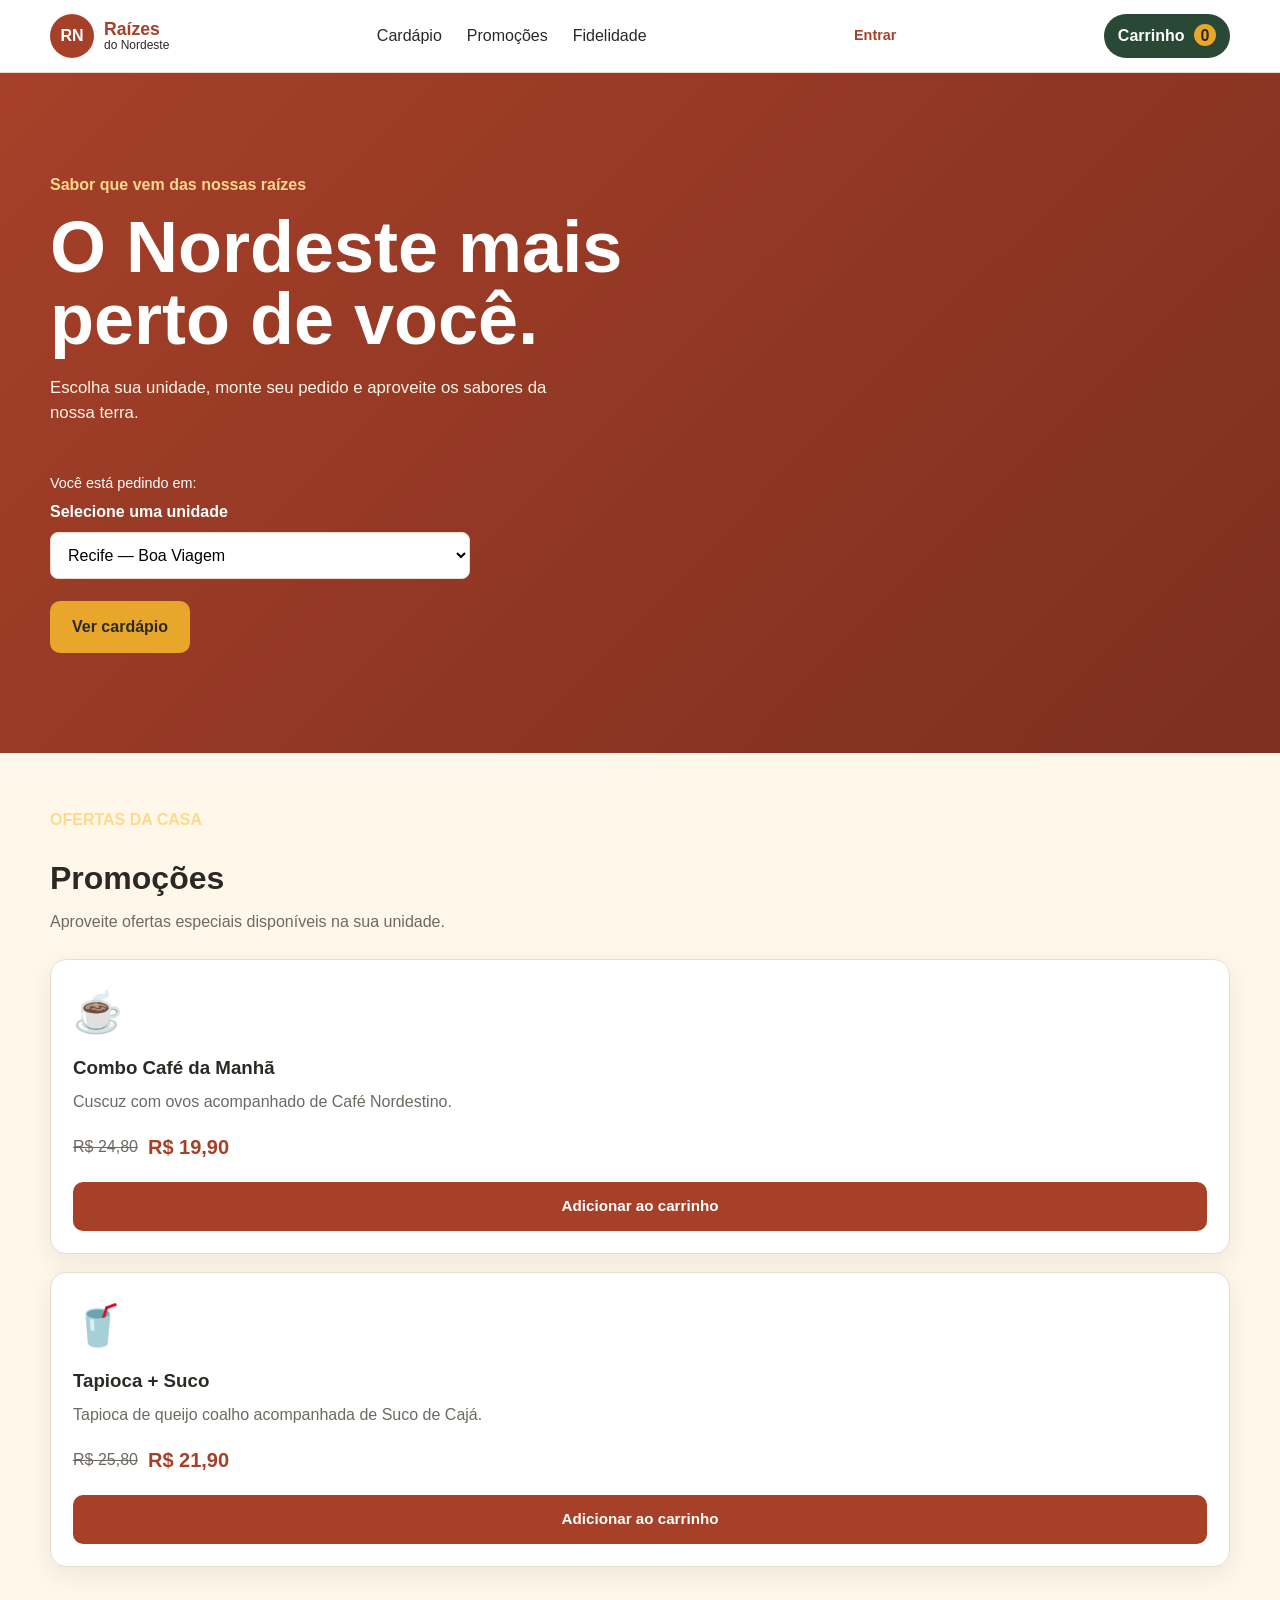
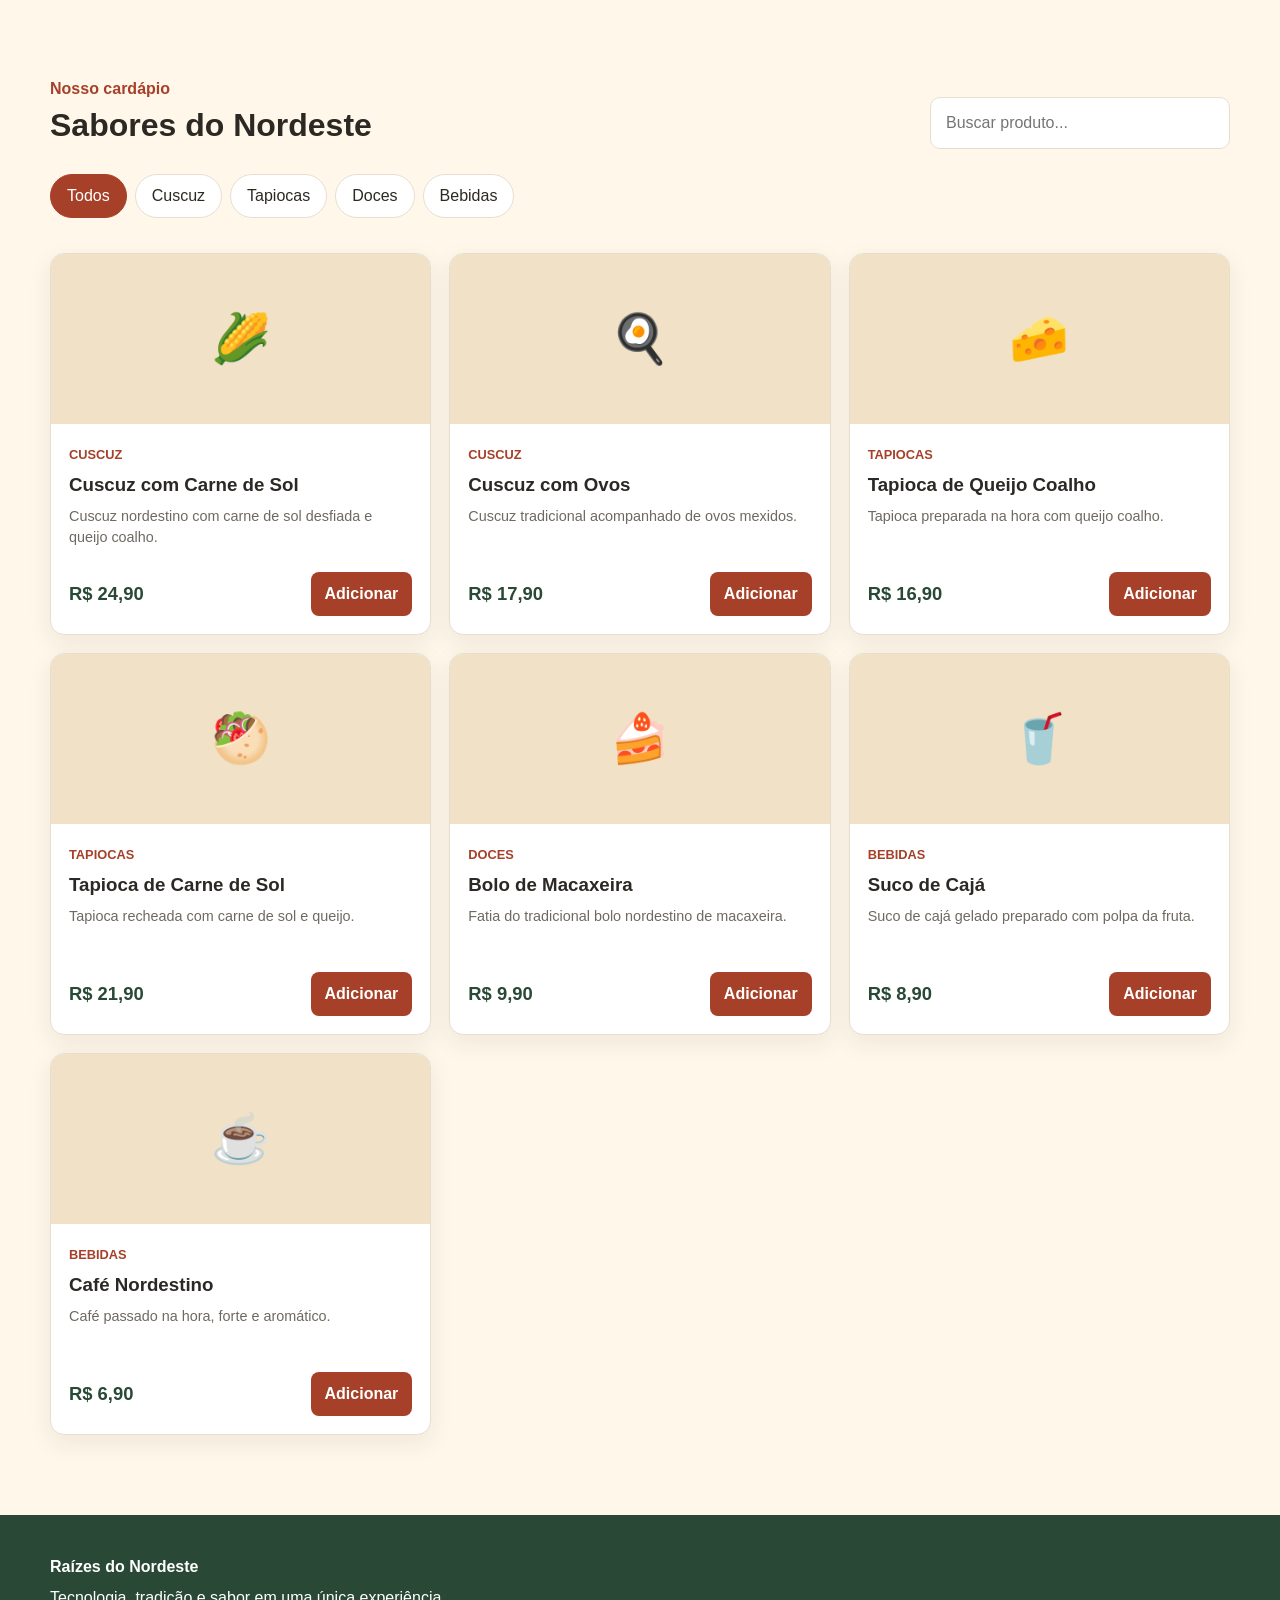
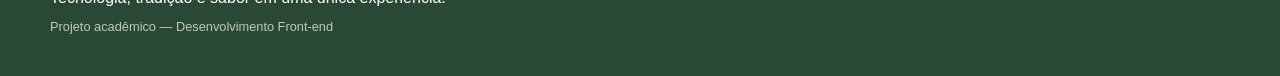
<file: index.html>
<!DOCTYPE html>
<html lang="pt-BR">

<head>
    <meta charset="UTF-8">

    <meta
        name="viewport"
        content="width=device-width, initial-scale=1.0"
    >

    <title>Raízes do Nordeste</title>

    <link rel="stylesheet" href="css/style.css">
</head>

<body>

    <header class="cabecalho">
        <div class="container">
            <a href="index.html" class="logo">
                <span class="logo-simbolo">RN</span>

                <div>
                    <strong>Raízes</strong>
                    <span>do Nordeste</span>
                </div>
            </a>

            <nav class="menu" id="menu-principal">
                <a href="#cardapio">Cardápio</a>
                <a href="#promocoes">Promoções</a>
                <a href="pages/fidelidade.html">Fidelidade</a>
            </nav>

            <a
            href="pages/login.html"
            id="link-conta"
            class="link-conta"
>
    Entrar
</a>

<button
            class="botao-menu-mobile"
            id="botao-menu-mobile"
            type="button"
            aria-label="Abrir menu"
            aria-expanded="false"
            aria-controls="menu-principal"
>
    ☰
</button>

            <button
                class="botao-carrinho"
                id="abrir-carrinho"
                type="button"
            >
            Carrinho
            <span id="quantidade-carrinho">0</span>
        </button>

        </div>
    </header>


    <main>

        <section class="hero">
            <div class="container hero-conteudo">

                <div class="hero-texto">
                    <span class="destaque">Sabor que vem das nossas raízes</span>

                    <h1>
                        O Nordeste mais perto de você.
                    </h1>

                    <p>
                        Escolha sua unidade, monte seu pedido e aproveite
                        os sabores da nossa terra.
                    </p>

                    <section class="unidade">
            <div class="container">

                <p>Você está pedindo em:</p>

                <label for="seletor-unidade">
                    Selecione uma unidade
                </label>

                <select id="seletor-unidade">
                    <option value="boa-viagem">
                        Recife — Boa Viagem
                    </option>

                    <option value="olinda">
                        Olinda — Centro
                    </option>

                    <option value="salvador">
                        Salvador — Barra
                    </option>
                </select>

            </div>

        </section>

                    <a href="#cardapio" class="botao-principal">
                        Ver cardápio
                    </a>
                </div>

            </div>
        </section>

        <!-- PROMOÇÕES -->

<section
    id="promocoes"
    class="promocoes"
>

    <div class="container">

        <div class="secao-cabecalho">

            <span class="destaque">
                OFERTAS DA CASA
            </span>

            <h2>
                Promoções
            </h2>

            <p>
                Aproveite ofertas especiais
                disponíveis na sua unidade.
            </p>

        </div>


        <div
            id="lista-promocoes"
            class="lista-promocoes"
        >
            <!-- Promoções inseridas pelo JavaScript -->
        </div>

    </div>

</section>

        <section id="cardapio" class="cardapio">
            <div class="container">

                <div class="titulo-secao">
                    <div>
                        <span>Nosso cardápio</span>
                        <h2>Sabores do Nordeste</h2>
                    </div>

                    <input
                        type="search"
                        id="busca-produto"
                        placeholder="Buscar produto..."
                    >
                </div>


                <div class="categorias">
                    <button
                        class="categoria ativa"
                        data-categoria="Todos"
                        type="button"
                    >
                        Todos
                    </button>

                    <button
                        class="categoria"
                        data-categoria="Cuscuz"
                        type="button"
                    >
                        Cuscuz
                    </button>

                    <button
                        class="categoria"
                        data-categoria="Tapiocas"
                        type="button"
                    >
                        Tapiocas
                    </button>

                    <button
                        class="categoria"
                        data-categoria="Doces"
                        type="button"
                    >
                        Doces
                    </button>

                    <button
                        class="categoria"
                        data-categoria="Bebidas"
                        type="button"
                    >
                        Bebidas
                    </button>
                </div>


                <div id="lista-produtos" class="lista-produtos">
                    <!-- JavaScript adicionará os produtos aqui -->
                </div>

            </div>
        </section>

    </main>

        <!-- FUNDO ESCURO DO CARRINHO -->
<div
    id="carrinho-overlay"
    class="carrinho-overlay"
></div>

<!-- PAINEL DO CARRINHO -->

<aside
    id="painel-carrinho"
    class="painel-carrinho"
    aria-label="Carrinho de compras"
>

    <div class="carrinho-cabecalho">

        <div>
            <span class="carrinho-subtitulo">
                Seu pedido
            </span>

            <h2>Meu carrinho</h2>
        </div>

        <button
            id="fechar-carrinho"
            class="fechar-carrinho"
            type="button"
            aria-label="Fechar carrinho"
        >
            ×
        </button>

    </div>


    <div
        id="itens-carrinho"
        class="itens-carrinho"
    >
        <!-- JavaScript -->
    </div>


    <div class="carrinho-resumo">

        <div class="linha-resumo">
            <span>Subtotal</span>

            <strong id="subtotal-carrinho">
                R$ 0,00
            </strong>
        </div>

        <p class="aviso-retirada">
            Pedido para retirada na unidade selecionada.
        </p>

        <button
            id="finalizar-pedido"
            class="finalizar-pedido"
            type="button"
        >
            Continuar para checkout
        </button>

    </div>

</aside>

    <footer>
        <div class="container">
            <strong>Raízes do Nordeste</strong>

            <p>
                Tecnologia, tradição e sabor em uma única experiência.
            </p>

            <p class="copyright">
                Projeto acadêmico — Desenvolvimento Front-end
            </p>
        </div>
    </footer>


    <script src="js/produtos.js"></script>
    <script src="js/promocoes.js"></script>
    <script src="js/app.js"></script>

</body>

</html>
</file>
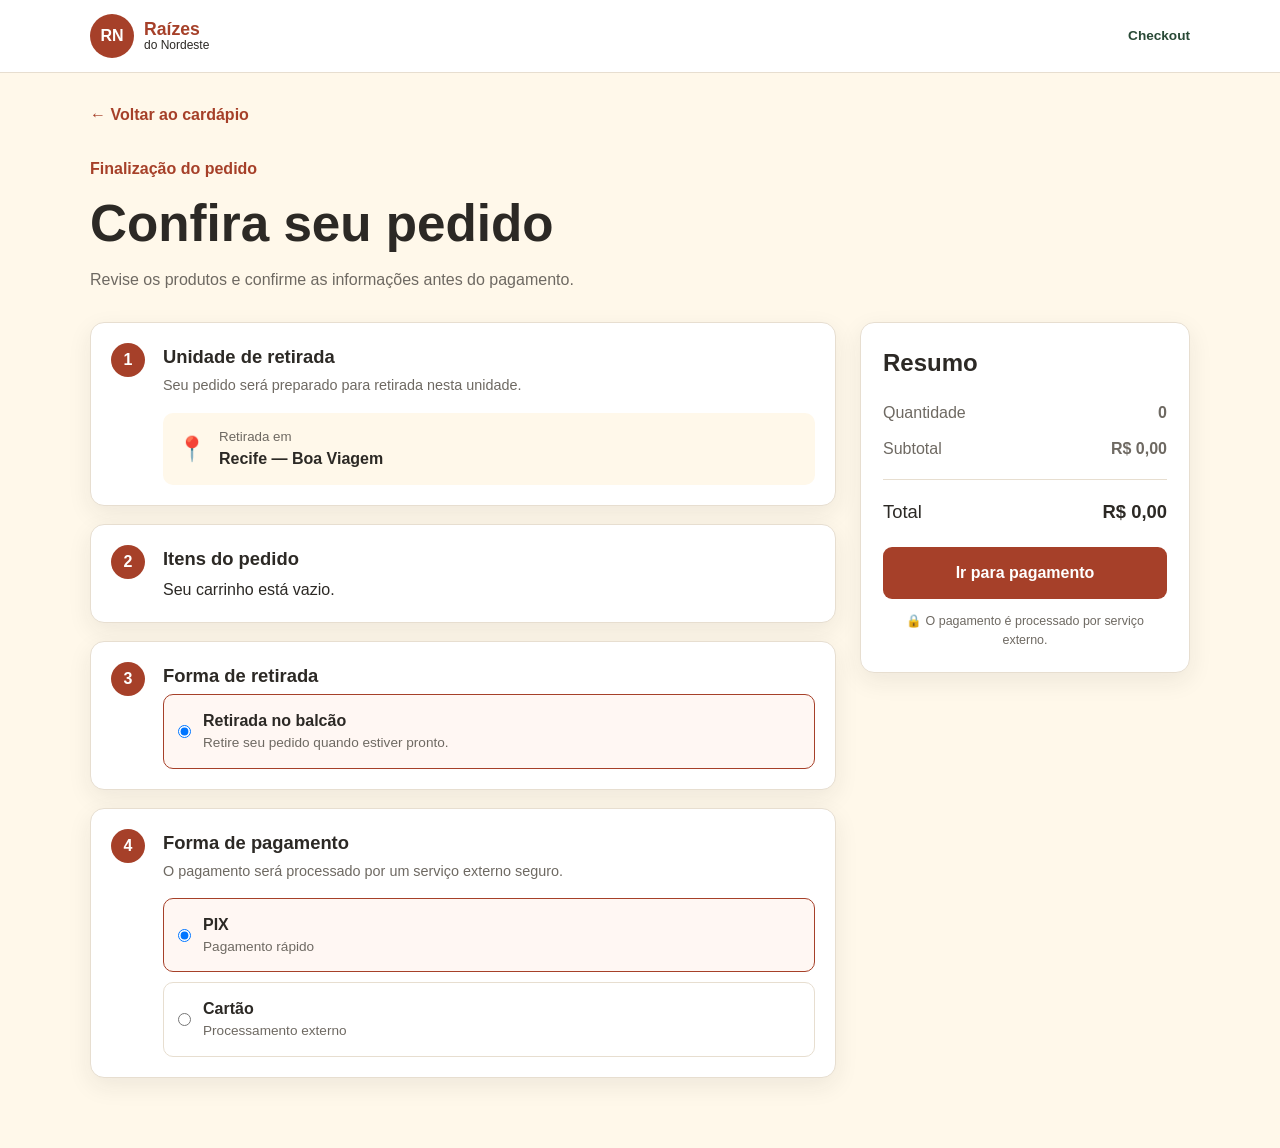
<file: pages/checkout.html>
<!DOCTYPE html>
<html lang="pt-BR">

<head>
    <meta charset="UTF-8">

    <meta
        name="viewport"
        content="width=device-width, initial-scale=1.0"
    >

    <title>Checkout | Raízes do Nordeste</title>

    <link
        rel="stylesheet"
        href="../css/checkout.css"
    >
</head>

<body>

    <header class="cabecalho">

        <div class="container">

            <a href="../index.html" class="logo">

                <span class="logo-simbolo">
                    RN
                </span>

                <div>
                    <strong>Raízes</strong>
                    <span>do Nordeste</span>
                </div>

            </a>


            <span class="checkout-seguro">
                Checkout
            </span>

        </div>

    </header>


    <main class="container checkout">

        <a
            href="../index.html"
            class="voltar"
        >
            ← Voltar ao cardápio
        </a>


        <div class="titulo-checkout">

            <span>Finalização do pedido</span>

            <h1>Confira seu pedido</h1>

            <p>
                Revise os produtos e confirme
                as informações antes do pagamento.
            </p>

        </div>


        <div class="checkout-grid">

            <!-- COLUNA PRINCIPAL -->

            <section class="checkout-principal">


                <!-- UNIDADE -->

                <article class="bloco">

                    <div class="numero-etapa">
                        1
                    </div>

                    <div class="bloco-conteudo">

                        <h2>Unidade de retirada</h2>

                        <p>
                            Seu pedido será preparado
                            para retirada nesta unidade.
                        </p>

                        <div class="unidade-selecionada">

                            <span class="icone">
                                📍
                            </span>

                            <div>
                                <small>
                                    Retirada em
                                </small>

                                <strong id="nome-unidade">
                                    Carregando...
                                </strong>
                            </div>

                        </div>

                    </div>

                </article>


                <!-- ITENS -->

                <article class="bloco">

                    <div class="numero-etapa">
                        2
                    </div>

                    <div class="bloco-conteudo">

                        <h2>Itens do pedido</h2>

                        <div id="checkout-itens">
                            <!-- JavaScript -->
                        </div>

                    </div>

                </article>


                <!-- RETIRADA -->

                <article class="bloco">

                    <div class="numero-etapa">
                        3
                    </div>

                    <div class="bloco-conteudo">

                        <h2>Forma de retirada</h2>

                        <label class="opcao selecionada">

                            <input
                                type="radio"
                                name="retirada"
                                value="balcao"
                                checked
                            >

                            <div>
                                <strong>
                                    Retirada no balcão
                                </strong>

                                <span>
                                    Retire seu pedido quando
                                    estiver pronto.
                                </span>
                            </div>

                        </label>

                    </div>

                </article>


                <!-- PAGAMENTO -->

                <article class="bloco">

                    <div class="numero-etapa">
                        4
                    </div>

                    <div class="bloco-conteudo">

                        <h2>Forma de pagamento</h2>

                        <p class="texto-apoio">
                            O pagamento será processado
                            por um serviço externo seguro.
                        </p>


                        <div class="formas-pagamento">

                            <label class="opcao">

                                <input
                                    type="radio"
                                    name="pagamento"
                                    value="pix"
                                    checked
                                >

                                <div>
                                    <strong>PIX</strong>

                                    <span>
                                        Pagamento rápido
                                    </span>
                                </div>

                            </label>


                            <label class="opcao">

                                <input
                                    type="radio"
                                    name="pagamento"
                                    value="cartao"
                                >

                                <div>
                                    <strong>
                                        Cartão
                                    </strong>

                                    <span>
                                        Processamento externo
                                    </span>
                                </div>

                            </label>

                        </div>

                    </div>

                </article>

            </section>


            <!-- RESUMO -->

            <aside class="resumo-pedido">

                <h2>Resumo</h2>

                <div class="linha">
                    <span>Quantidade</span>

                    <strong id="quantidade-checkout">
                        0
                    </strong>
                </div>


                <div class="linha">
                    <span>Subtotal</span>

                    <strong id="subtotal-checkout">
                        R$ 0,00
                    </strong>
                </div>


                <div class="linha total">
                    <span>Total</span>

                    <strong id="total-checkout">
                        R$ 0,00
                    </strong>
                </div>


                <button
                    id="confirmar-pagamento"
                    class="confirmar-pagamento"
                    type="button"
                >
                    Ir para pagamento
                </button>


                <p class="seguranca">
                    🔒 O pagamento é processado
                    por serviço externo.
                </p>

            </aside>

        </div>

    </main>


    <script src="../js/checkout.js"></script>

</body>

</html>
</file>
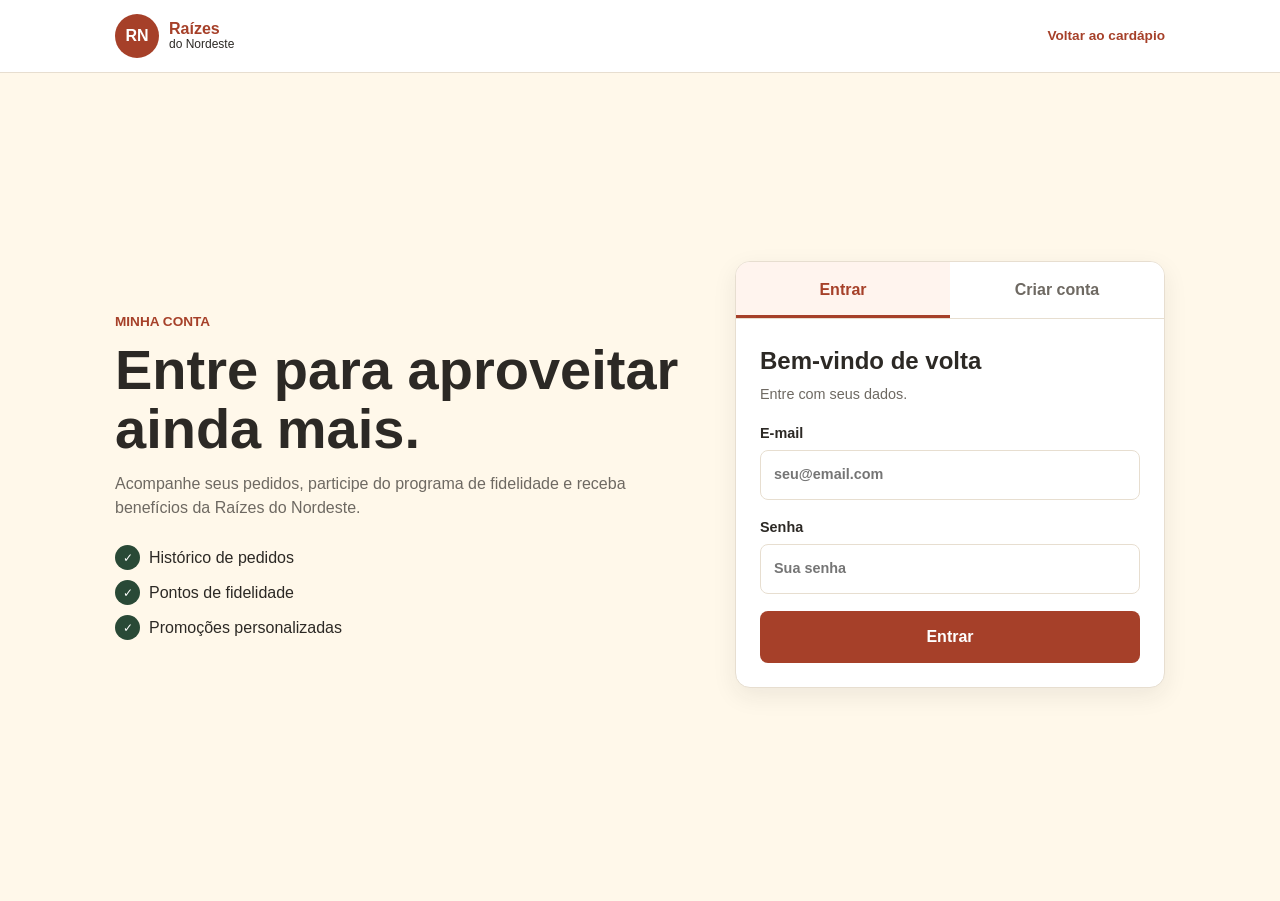
<file: pages/fidelidade.html>
<!DOCTYPE html>
<html lang="pt-BR">

<head>
    <meta charset="UTF-8">

    <meta
        name="viewport"
        content="width=device-width, initial-scale=1.0"
    >

    <title>
        Raízes Fidelidade
    </title>

    <link
        rel="stylesheet"
        href="../css/fidelidade.css"
    >
</head>

<body>

    <header class="cabecalho">

        <div class="container cabecalho-conteudo">

            <a
                href="../index.html"
                class="logo"
            >
                <span class="logo-marca">
                    RN
                </span>

                <span>
                    Raízes do Nordeste
                </span>
            </a>

            <a
                href="perfil.html"
                class="voltar"
            >
                ← Minha conta
            </a>

        </div>

    </header>


    <main class="container">

        <section class="introducao">

            <span class="destaque">
                RAÍZES FIDELIDADE
            </span>

            <h1>
                Troque seus pontos por recompensas
            </h1>

            <p>
                Quanto mais você aproveita os
                sabores das nossas raízes,
                mais benefícios conquista.
            </p>

        </section>


        <section class="saldo">

            <span>
                Seu saldo
            </span>

            <strong id="saldo-pontos">
                0 pontos
            </strong>

            <p>
                A cada R$ 1,00 em compras
                aprovadas, você recebe 1 ponto.
            </p>

        </section>

        <div
            id="mensagem-resgate"
            class="mensagem-resgate"
            role="status"
            aria-live="polite"
        ></div>

        <section class="recompensas">

            <h2>
                Recompensas disponíveis
            </h2>


            <div class="lista-recompensas">

                <article class="recompensa-card">

                    <div class="recompensa-icone">
                        ☕
                    </div>

                    <div class="recompensa-conteudo">

                        <h3>
                            Café Nordestino
                        </h3>

                        <p>
                            Um café passado na hora
                            para aproveitar na sua
                            próxima visita.
                        </p>

                        <strong>
                            50 pontos
                        </strong>

                    </div>

                    <button
                        class="botao-resgatar"
                        data-pontos="50"
                        disabled
                    >
                        Resgatar
                    </button>

                </article>


                <article class="recompensa-card">

                    <div class="recompensa-icone">
                        🥤
                    </div>

                    <div class="recompensa-conteudo">

                        <h3>
                            Suco de Cajá
                        </h3>

                        <p>
                            Um suco regional para
                            acompanhar seu pedido.
                        </p>

                        <strong>
                            100 pontos
                        </strong>

                    </div>

                    <button
                        class="botao-resgatar"
                        data-pontos="100"
                        disabled
                    >
                        Resgatar
                    </button>

                </article>


                <article class="recompensa-card">

                    <div class="recompensa-icone">
                        🧀
                    </div>

                    <div class="recompensa-conteudo">

                        <h3>
                            Tapioca de Queijo Coalho
                        </h3>

                        <p>
                            Uma tapioca preparada
                            na hora com queijo coalho.
                        </p>

                        <strong>
                            200 pontos
                        </strong>

                    </div>

                    <button
                        class="botao-resgatar"
                        data-pontos="200"
                        disabled
                    >
                        Resgatar
                    </button>

                </article>

            </div>

        </section>

    </main>


    <script src="../js/fidelidade.js"></script>

</body>

</html>
</file>
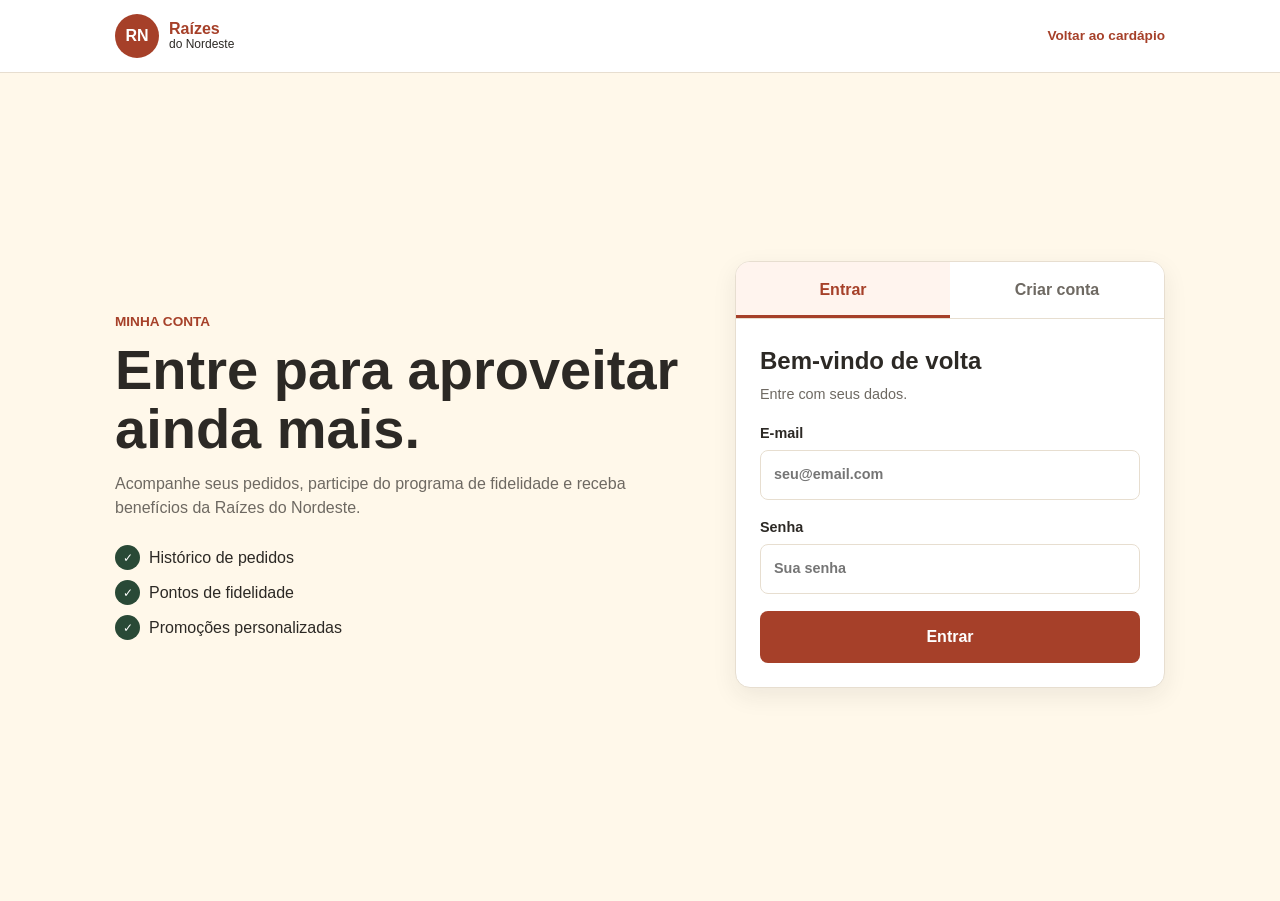
<file: pages/login.html>
<!DOCTYPE html>
<html lang="pt-BR">

<head>
    <meta charset="UTF-8">

    <meta
        name="viewport"
        content="width=device-width, initial-scale=1.0"
    >

    <title>Minha conta | Raízes do Nordeste</title>

    <link
        rel="stylesheet"
        href="../css/login.css"
    >
</head>

<body>

    <header class="cabecalho">

        <div class="container">

            <a href="../index.html" class="logo">

                <span class="logo-simbolo">
                    RN
                </span>

                <div>
                    <strong>Raízes</strong>
                    <span>do Nordeste</span>
                </div>

            </a>

            <a
                href="../index.html"
                class="voltar"
            >
                Voltar ao cardápio
            </a>

        </div>

    </header>


    <main class="container pagina-conta">

        <section class="apresentacao">

            <span>MINHA CONTA</span>

            <h1>
                Entre para aproveitar ainda mais.
            </h1>

            <p>
                Acompanhe seus pedidos, participe
                do programa de fidelidade e receba
                benefícios da Raízes do Nordeste.
            </p>

            <div class="beneficios">

                <div>
                    <span>✓</span>
                    Histórico de pedidos
                </div>

                <div>
                    <span>✓</span>
                    Pontos de fidelidade
                </div>

                <div>
                    <span>✓</span>
                    Promoções personalizadas
                </div>

            </div>

        </section>


        <section class="conta-card">

            <div class="abas">

                <button
                    id="aba-login"
                    class="aba ativa"
                    type="button"
                >
                    Entrar
                </button>

                <button
                    id="aba-cadastro"
                    class="aba"
                    type="button"
                >
                    Criar conta
                </button>

            </div>


            <!-- LOGIN -->

            <form
                id="form-login"
                class="formulario"
            >

                <h2>Bem-vindo de volta</h2>

                <p>
                    Entre com seus dados.
                </p>


                <label>
                    E-mail

                    <input
                        id="login-email"
                        type="email"
                        required
                        placeholder="seu@email.com"
                    >
                </label>


                <label>
                    Senha

                    <input
                        id="login-senha"
                        type="password"
                        required
                        placeholder="Sua senha"
                    >
                </label>


                <button
                    class="botao-principal"
                    type="submit"
                >
                    Entrar
                </button>


                <div
                    id="mensagem-login"
                    class="mensagem"
                    aria-live="polite"
                ></div>

            </form>


            <!-- CADASTRO -->

            <form
                id="form-cadastro"
                class="formulario escondido"
            >

                <h2>Crie sua conta</h2>

                <p>
                    É rápido e você já poderá
                    participar do programa de fidelidade.
                </p>


                <label>
                    Nome completo

                    <input
                        id="cadastro-nome"
                        type="text"
                        required
                        placeholder="Seu nome"
                    >
                </label>


                <label>
                    E-mail

                    <input
                        id="cadastro-email"
                        type="email"
                        required
                        placeholder="seu@email.com"
                    >
                </label>


                <label>
                    Senha

                    <input
                        id="cadastro-senha"
                        type="password"
                        required
                        minlength="6"
                        placeholder="Mínimo de 6 caracteres"
                    >
                </label>


                <div class="lgpd-box">

                    <label class="consentimento">

                        <input
                            id="aceite-lgpd"
                            type="checkbox"
                            required
                        >

                        <span>
                            Li e concordo com o tratamento
                            dos meus dados para criação da
                            conta e execução dos serviços.
                        </span>

                    </label>


                    <p>
                        Seus dados serão utilizados
                        apenas para as finalidades
                        informadas e poderão ser
                        gerenciados posteriormente
                        nas preferências de privacidade.
                    </p>

                </div>


                <label class="consentimento opcional">

                    <input
                        id="aceite-marketing"
                        type="checkbox"
                    >

                    <span>
                        Quero receber promoções e
                        novidades da Raízes do Nordeste.
                        (Opcional)
                    </span>

                </label>


                <button
                    class="botao-principal"
                    type="submit"
                >
                    Criar minha conta
                </button>


                <div
                    id="mensagem-cadastro"
                    class="mensagem"
                    aria-live="polite"
                ></div>

            </form>

        </section>

    </main>


    <script src="../js/login.js"></script>

</body>

</html>
</file>
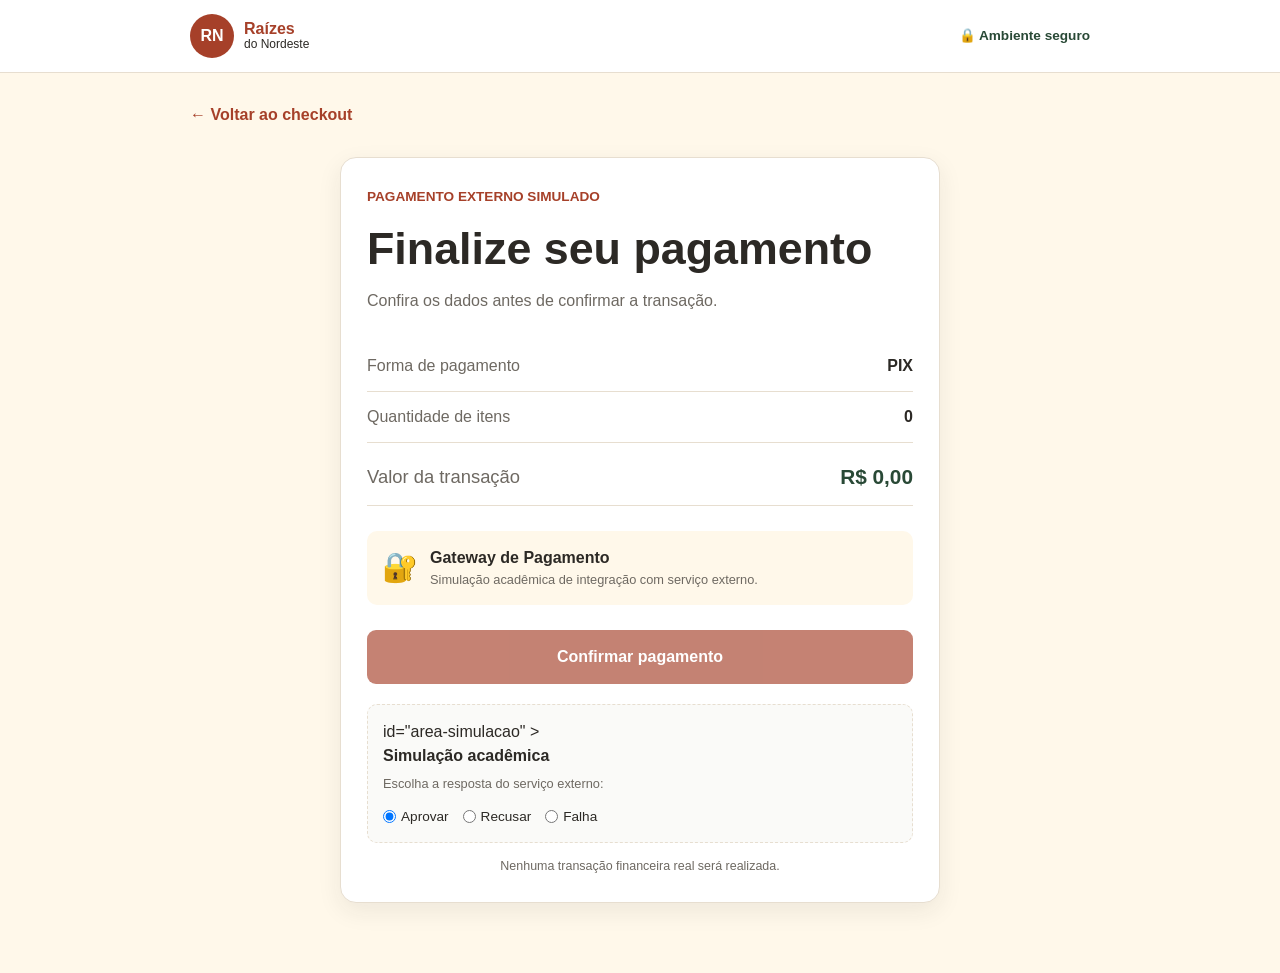
<file: pages/pagamento.html>
<!DOCTYPE html>
<html lang="pt-BR">

<head>
    <meta charset="UTF-8">
    <meta
        name="viewport"
        content="width=device-width, initial-scale=1.0"
    >

    <title>Pagamento | Raízes do Nordeste</title>

    <link
        rel="stylesheet"
        href="../css/pagamento.css"
    >
</head>

<body>

    <header class="cabecalho">
        <div class="container">

            <a href="../index.html" class="logo">
                <span class="logo-simbolo">RN</span>

                <div>
                    <strong>Raízes</strong>
                    <span>do Nordeste</span>
                </div>
            </a>

            <span class="ambiente-seguro">
                🔒 Ambiente seguro
            </span>

        </div>
    </header>


    <main class="container pagamento">

        <a
            href="checkout.html"
            class="voltar"
        >
            ← Voltar ao checkout
        </a>


        <section class="pagamento-card">

            <div class="pagamento-topo">
                <span>Pagamento externo simulado</span>

                <h1>Finalize seu pagamento</h1>

                <p>
                    Confira os dados antes de confirmar
                    a transação.
                </p>
            </div>


            <div class="dados-pagamento">

                <div class="linha">
                    <span>Forma de pagamento</span>

                    <strong id="forma-pagamento">
                        Carregando...
                    </strong>
                </div>


                <div class="linha">
                    <span>Quantidade de itens</span>

                    <strong id="quantidade-pagamento">
                        0
                    </strong>
                </div>


                <div class="linha total">
                    <span>Valor da transação</span>

                    <strong id="valor-pagamento">
                        R$ 0,00
                    </strong>
                </div>

            </div>


            <div class="provedor">

                <span class="provedor-icone">
                    🔐
                </span>

                <div>
                    <strong>
                        Gateway de Pagamento
                    </strong>

                    <p>
                        Simulação acadêmica de integração
                        com serviço externo.
                    </p>
                </div>

            </div>


            <button
                id="processar-pagamento"
                class="processar-pagamento"
                type="button"
            >
                Confirmar pagamento
            </button>

            <!-- RESULTADO DA INTEGRAÇÃO -->

            <div
                id="status-pagamento"
                class="status-pagamento"
                aria-live="polite"
            ></div>


            <!-- CONTROLES DA SIMULAÇÃO -->

            <div class="simulacao">
                 id="area-simulacao"                  
                 
            >   

                <p>
                <strong>Simulação acadêmica</strong>
                </p>

                <span>
                    Escolha a resposta do serviço externo:
                 </span>

                <div class="simulacao-opcoes">

                    <label>
                        <input
                            type="radio"
                            name="resultado-simulacao"
                            value="aprovado"
                            checked
                        >
                        Aprovar
                </label>

                <label>
                    <input
                        type="radio"
                        name="resultado-simulacao"
                        value="recusado"
                    >
                    Recusar
                </label>

                <label>
                    <input
                        type="radio"
                        name="resultado-simulacao"
                        value="erro"
                    >
                    Falha
                </label>

    </div>

            </div>


            <p class="observacao">
                Nenhuma transação financeira real
                será realizada.
            </p>

        </section>

    </main>


    <script src="../js/pagamento.js"></script>

</body>

</html>
</file>
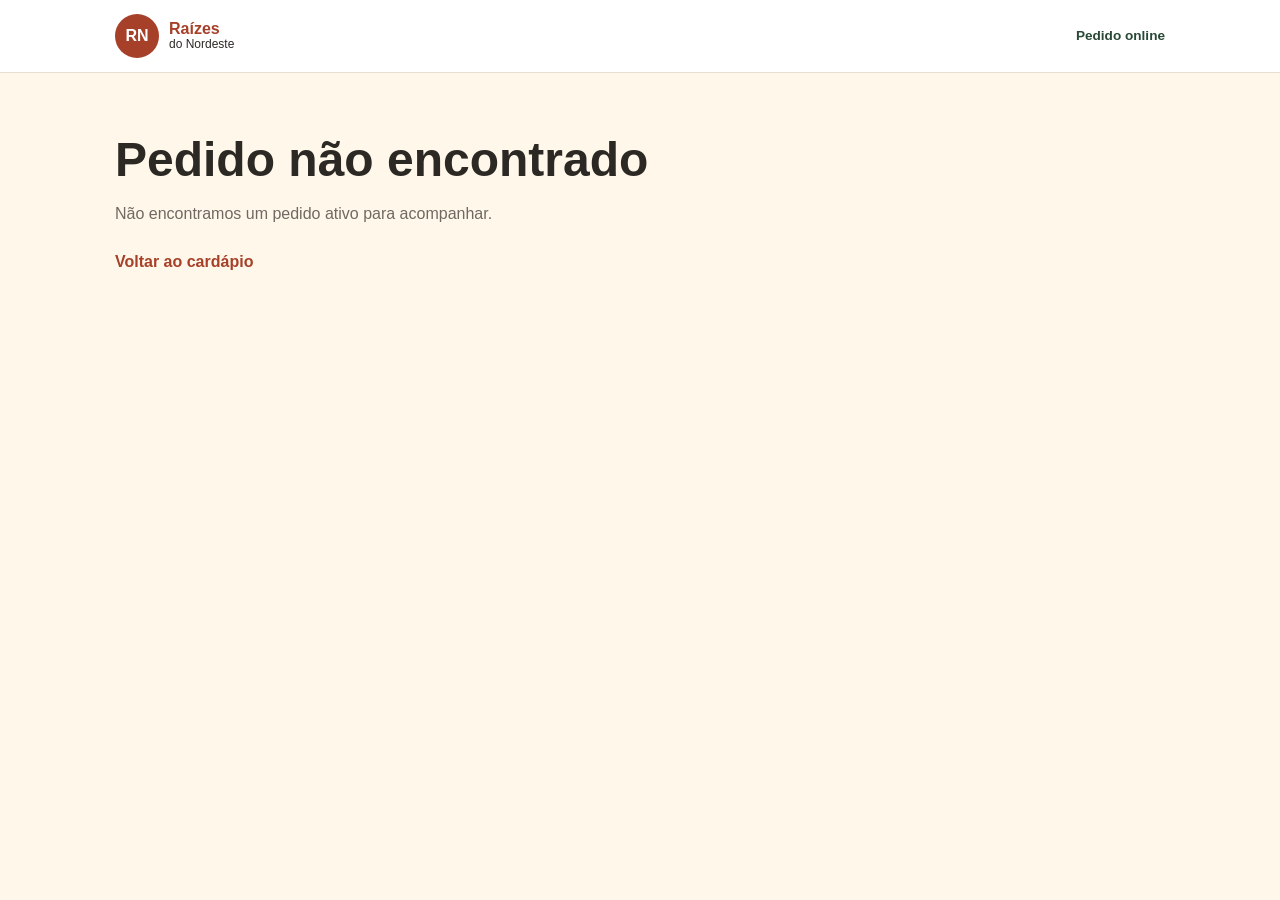
<file: pages/pedido.html>
<!DOCTYPE html>
<html lang="pt-BR">

<head>
    <meta charset="UTF-8">

    <meta
        name="viewport"
        content="width=device-width, initial-scale=1.0"
    >

    <title>Acompanhar pedido | Raízes do Nordeste</title>

    <link
        rel="stylesheet"
        href="../css/pedido.css"
    >
</head>

<body>

    <header class="cabecalho">

        <div class="container">

            <a href="../index.html" class="logo">

                <span class="logo-simbolo">
                    RN
                </span>

                <div>
                    <strong>Raízes</strong>
                    <span>do Nordeste</span>
                </div>

            </a>

            <span class="pedido-online">
                Pedido online
            </span>

        </div>

    </header>


    <main class="container pagina-pedido">

        <section class="pedido-topo">

            <span class="sucesso">
                ✓ PAGAMENTO APROVADO
            </span>

            <h1>Estamos preparando seu pedido!</h1>

            <p>
                Acompanhe abaixo o andamento
                da sua retirada.
            </p>

        </section>


        <div class="pedido-grid">

            <!-- ACOMPANHAMENTO -->

            <section class="acompanhamento-card">

                <div class="pedido-identificacao">

                    <div>
                        <span>Pedido</span>

                        <strong id="numero-pedido">
                            #------
                        </strong>
                    </div>

                    <span
                        id="status-atual"
                        class="status-atual"
                    >
                        Pedido recebido
                    </span>

                </div>


                <div class="linha-progresso">

                    <!-- ETAPA 1 -->

                    <div
                        class="etapa ativa"
                        id="etapa-recebido"
                    >

                        <div class="etapa-marcador">
                            ✓
                        </div>

                        <div>
                            <strong>
                                Pedido recebido
                            </strong>

                            <span>
                                Pagamento confirmado
                            </span>
                        </div>

                    </div>


                    <!-- ETAPA 2 -->

                    <div
                        class="etapa"
                        id="etapa-preparacao"
                    >

                        <div class="etapa-marcador">
                            2
                        </div>

                        <div>
                            <strong>
                                Em preparação
                            </strong>

                            <span>
                                A cozinha está preparando
                                seu pedido
                            </span>
                        </div>

                    </div>


                    <!-- ETAPA 3 -->

                    <div
                        class="etapa"
                        id="etapa-pronto"
                    >

                        <div class="etapa-marcador">
                            3
                        </div>

                        <div>
                            <strong>
                                Pronto para retirada
                            </strong>

                            <span>
                                Dirija-se ao balcão
                            </span>
                        </div>

                    </div>

                </div>


                <!-- SIMULAÇÃO -->

                <div class="controle-simulacao">

                    <span>
                        Simulação acadêmica
                    </span>

                    <p>
                        Atualize o status para demonstrar
                        o acompanhamento do pedido.
                    </p>

                    <button
                        id="avancar-status"
                        type="button"
                    >
                        Avançar status
                    </button>

                </div>

            </section>


            <!-- RESUMO -->

            <aside class="resumo-card">

                <h2>Resumo do pedido</h2>


                <div class="informacao">

                    <span>Unidade</span>

                    <strong id="unidade-pedido">
                        Carregando...
                    </strong>

                </div>


                <div class="informacao">

                    <span>Pagamento</span>

                    <strong id="pagamento-pedido">
                        Carregando...
                    </strong>

                </div>


                <div class="informacao">

                    <span>Itens</span>

                    <strong id="quantidade-pedido">
                        0
                    </strong>

                </div>


                <div class="informacao total">

                    <span>Total</span>

                    <strong id="total-pedido">
                        R$ 0,00
                    </strong>

                </div>


                <div
                    id="lista-itens-pedido"
                    class="lista-itens-pedido"
                >
                </div>

            </aside>

        </div>


        <div class="acoes-pedido">

            <a
                href="../index.html"
                class="voltar-inicio"
            >
                Voltar ao início
            </a>

        </div>

    </main>


    <script src="../js/pedido.js"></script>

</body>

</html>
</file>
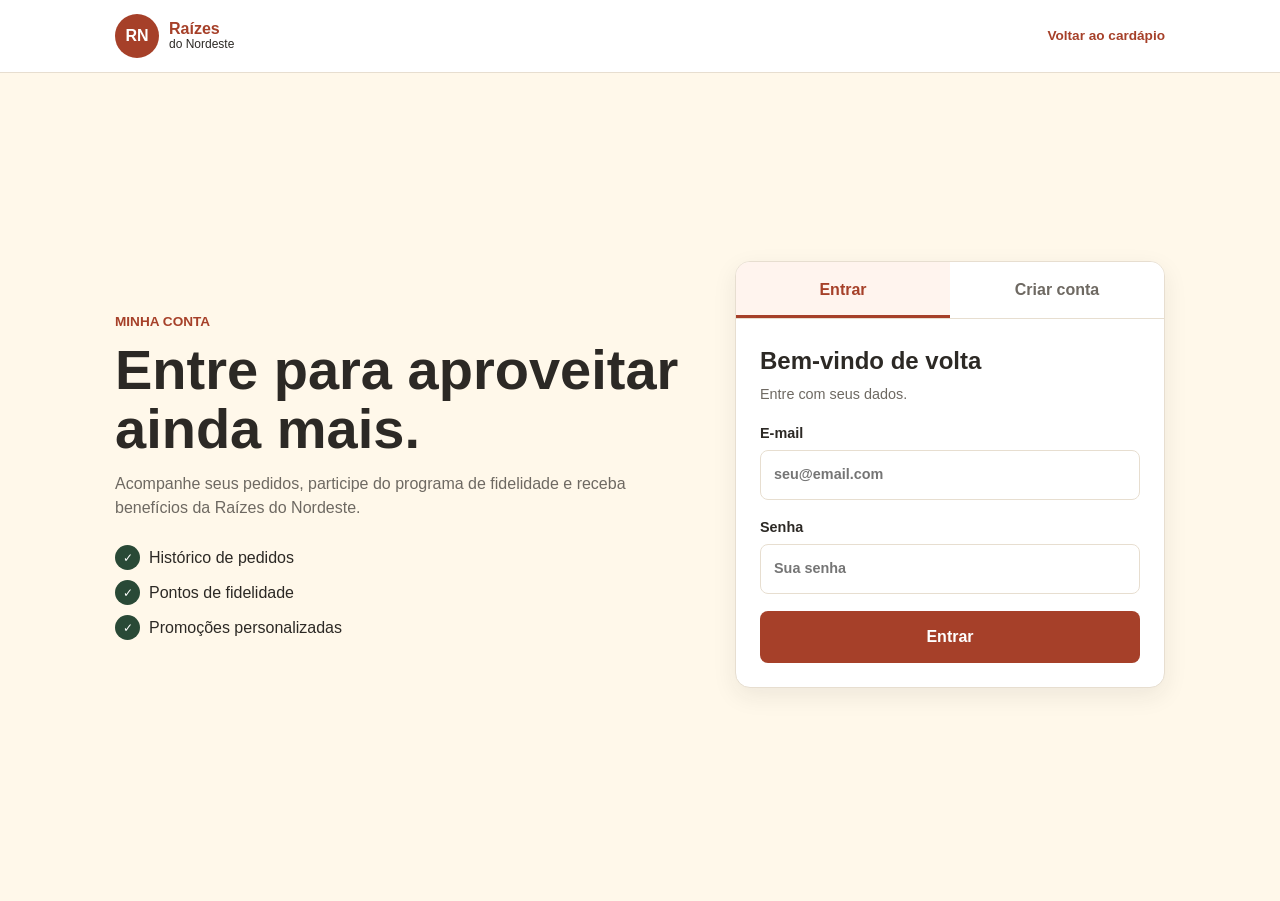
<file: pages/perfil.html>
<!DOCTYPE html>
<html lang="pt-BR">

<head>
    <meta charset="UTF-8">

    <meta
        name="viewport"
        content="width=device-width, initial-scale=1.0"
    >

    <title>Minha conta | Raízes do Nordeste</title>

    <link
        rel="stylesheet"
        href="../css/perfil.css"
    >
</head>

<body>

    <header class="cabecalho">

        <div class="container">

            <a href="../index.html" class="logo">

                <span class="logo-simbolo">
                    RN
                </span>

                <div>
                    <strong>Raízes</strong>
                    <span>do Nordeste</span>
                </div>

            </a>

            <a
                href="../index.html"
                class="voltar"
            >
                ← Voltar ao cardápio
            </a>

        </div>

    </header>


    <main class="container pagina-perfil">

        <section class="perfil-topo">

            <span>MINHA CONTA</span>

            <h1 id="saudacao-cliente">
                Olá!
            </h1>

            <p>
                Gerencie seus dados, benefícios
                e preferências de privacidade.
            </p>

        </section>


        <div class="perfil-grid">

            <!-- DADOS PESSOAIS -->

            <section class="card">

                <div class="card-titulo">

                    <span class="icone-card">
                        👤
                    </span>

                    <div>
                        <h2>Dados pessoais</h2>

                        <p>
                            Informações da sua conta.
                        </p>
                    </div>

                </div>


                <div class="informacao">

                    <span>Nome</span>

                    <strong id="perfil-nome">
                        Carregando...
                    </strong>

                </div>


                <div class="informacao">

                    <span>E-mail</span>

                    <strong id="perfil-email">
                        Carregando...
                    </strong>

                </div>

            </section>


            <!-- FIDELIDADE -->

            <section class="card fidelidade-card">

                <div class="card-titulo">

                    <span class="icone-card">
                        ⭐
                    </span>

                    <div>
                        <h2>Raízes Fidelidade</h2>

                        <p>
                            Seus benefícios em um só lugar.
                        </p>
                    </div>

                </div>


                <div class="saldo-pontos">

                    <span>Seu saldo</span>

                    <strong id="perfil-pontos">
                        0 pontos
                    </strong>

                </div>


                <p class="texto-apoio">
                    Acumule pontos em seus pedidos
                    e troque por recompensas.
                </p>


                <button
                    id="ver-recompensas"
                    class="botao-secundario"
                    type="button"
                >
                    Ver recompensas
                </button>

            </section>


            <!-- PRIVACIDADE -->

            <section class="card privacidade-card">

                <div class="card-titulo">

                    <span class="icone-card">
                        🔒
                    </span>

                    <div>
                        <h2>Privacidade e LGPD</h2>

                        <p>
                            Controle suas preferências.
                        </p>
                    </div>

                </div>


                <div class="consentimento-info">

                    <div>
                        <strong>
                            Dados necessários para a conta
                        </strong>

                        <p>
                            Utilizados para cadastro,
                            pedidos e execução dos serviços.
                        </p>
                    </div>

                    <span class="status-ativo">
                        Ativo
                    </span>

                </div>


                <label class="preferencia">

                    <div>
                        <strong>
                            Promoções e novidades
                        </strong>

                        <span>
                            Autorizo o uso dos meus dados
                            para comunicações promocionais.
                        </span>
                    </div>

                    <input
                        id="preferencia-marketing"
                        type="checkbox"
                    >

                </label>


                <div
                    id="mensagem-privacidade"
                    class="mensagem"
                    aria-live="polite"
                ></div>

            </section>


            <!-- SESSÃO -->

            <section class="card sessao-card">

                <div>

                    <h2>Sessão</h2>

                    <p>
                        Você está conectado à sua conta.
                    </p>

                </div>


                <button
                    id="sair-conta"
                    class="botao-sair"
                    type="button"
                >
                    Sair da conta
                </button>

            </section>

        </div>

    </main>


    <script src="../js/perfil.js"></script>

</body>

</html>
</file>
<file: css/style.css>
/* =========================
   CONFIGURAÇÕES GERAIS
========================= */

:root {
    --terracota: #A64029;
    --terracota-escuro: #7D2F20;
    --amarelo: #E8A62A;
    --verde: #294936;
    --creme: #FFF8EA;
    --branco: #FFFFFF;
    --texto: #2C2925;
    --texto-claro: #6E6962;
    --borda: #E7DED0;

    --sombra:
        0 8px 25px rgba(44, 41, 37, 0.08);
}


* {
    margin: 0;
    padding: 0;
    box-sizing: border-box;
}


html {
    scroll-behavior: smooth;
}


body {
    font-family:
        Arial,
        Helvetica,
        sans-serif;

    background-color: var(--creme);
    color: var(--texto);
    line-height: 1.5;
}


button,
input,
select {
    font: inherit;
}


button,
a {
    -webkit-tap-highlight-color: transparent;
}


a {
    color: inherit;
    text-decoration: none;
}


button {
    cursor: pointer;
}


.container {
    width: min(100% - 32px, 1180px);
    margin-inline: auto;
}


/* =========================
   CABEÇALHO
========================= */

.cabecalho {
    background-color: var(--branco);
    border-bottom: 1px solid var(--borda);

    position: sticky;
    top: 0;
    z-index: 10;
}


.cabecalho .container {
    min-height: 72px;

    display: flex;
    align-items: center;
    justify-content: space-between;

    gap: 16px;
}


.logo {
    display: flex;
    align-items: center;
    gap: 10px;
}


.logo-simbolo {
    width: 44px;
    height: 44px;

    display: grid;
    place-items: center;

    border-radius: 50%;

    background-color: var(--terracota);
    color: var(--branco);

    font-weight: 700;
}


.logo div {
    display: flex;
    flex-direction: column;
    line-height: 1.05;
}


.logo strong {
    color: var(--terracota);
    font-size: 1.1rem;
}


.logo div span {
    font-size: 0.75rem;
}


.menu {
    display: none;
}


.botao-carrinho {
    border: 0;
    border-radius: 999px;

    padding: 10px 14px;

    background-color: var(--verde);
    color: var(--branco);

    font-weight: 700;
}


#quantidade-carrinho {
    display: inline-grid;
    place-items: center;

    min-width: 22px;
    height: 22px;

    margin-left: 5px;
    padding: 0 5px;

    border-radius: 50%;

    background-color: var(--amarelo);
    color: var(--texto);
}


/* =========================
   HERO
========================= */

.hero {
    padding: 64px 0;

    background:
        linear-gradient(
            135deg,
            var(--terracota),
            var(--terracota-escuro)
        );

    color: var(--branco);
}


.hero-conteudo {
    display: grid;
    align-items: center;
}


.hero-texto {
    max-width: 650px;
}


.destaque {
    display: inline-block;

    margin-bottom: 14px;

    color: #FFD98B;

    font-weight: 700;
}


.hero h1 {
    max-width: 650px;

    font-size: clamp(2.2rem, 9vw, 4.5rem);
    line-height: 1;

    margin-bottom: 20px;
}


.hero p {
    max-width: 540px;

    margin-bottom: 30px;

    font-size: 1.05rem;
    color: #FFF4E6;
}


.botao-principal {
    display: inline-block;

    padding: 14px 22px;

    border-radius: 10px;

    background-color: var(--amarelo);
    color: var(--texto);

    font-weight: 700;
}


/* =========================
   UNIDADE
========================= */

.unidade {
    padding: 18px 0;
    margin: 8px 0 4px;

    background-color: transparent;

    border: none;
}


.unidade p {
    margin: 0 0 5px;

    color: var(--branco);
    font-size: 0.9rem;
}


.unidade label {
    display: block;

    margin: 3px 0 8px;

    color: var(--branco);
    font-weight: 700;
}


.unidade select {
    width: 100%;
    max-width: 420px;

    padding: 13px;

    border: 1px solid var(--borda);
    border-radius: 8px;

    background-color: var(--branco);
}

.hero .unidade .container {
    width: 100%;
    margin: 0;
}

/* =========================
   CARDÁPIO
========================= */

.cardapio {
    padding: 55px 0 80px;
}


.titulo-secao {
    display: flex;
    flex-direction: column;

    gap: 20px;

    margin-bottom: 25px;
}


.titulo-secao span {
    color: var(--terracota);
    font-weight: 700;
}


.titulo-secao h2 {
    font-size: 2rem;
}


#busca-produto {
    width: 100%;

    padding: 13px 15px;

    border: 1px solid var(--borda);
    border-radius: 10px;

    background-color: var(--branco);

    outline: none;
}


#busca-produto:focus {
    border-color: var(--terracota);
}


.categorias {
    display: flex;
    gap: 8px;

    overflow-x: auto;

    margin-bottom: 30px;
    padding-bottom: 5px;
}


.categoria {
    flex-shrink: 0;

    padding: 9px 16px;

    border: 1px solid var(--borda);
    border-radius: 999px;

    background-color: var(--branco);
    color: var(--texto);
}


.categoria.ativa {
    border-color: var(--terracota);

    background-color: var(--terracota);
    color: var(--branco);
}


/* =========================
   PRODUTOS
========================= */

.lista-produtos {
    display: grid;
    grid-template-columns: 1fr;

    gap: 18px;
}


.produto {
    overflow: hidden;

    border: 1px solid var(--borda);
    border-radius: 14px;

    background-color: var(--branco);

    box-shadow: var(--sombra);
}


.produto-imagem {
    min-height: 170px;

    display: grid;
    place-items: center;

    background-color: #F1E2C7;

    font-size: 3rem;
}


.produto-conteudo {
    padding: 18px;
}


.produto-categoria {
    color: var(--terracota);

    font-size: 0.8rem;
    font-weight: 700;

    text-transform: uppercase;
}


.produto h3 {
    margin: 5px 0 7px;
}


.produto-descricao {
    min-height: 48px;

    margin-bottom: 18px;

    color: var(--texto-claro);
    font-size: 0.9rem;
}


.produto-rodape {
    display: flex;
    align-items: center;
    justify-content: space-between;

    gap: 10px;
}


.produto-preco {
    color: var(--verde);

    font-size: 1.15rem;
    font-weight: 700;
}


.adicionar {
    padding: 10px 14px;

    border: 0;
    border-radius: 8px;

    background-color: var(--terracota);
    color: var(--branco);

    font-weight: 700;
}


.adicionar:hover {
    background-color: var(--terracota-escuro);
}


/* =========================
   FOOTER
========================= */

footer {
    padding: 40px 0;

    background-color: var(--verde);
    color: var(--branco);
}


footer p {
    margin-top: 7px;
}


.copyright {
    opacity: 0.7;
    font-size: 0.8rem;
}

/* =========================
   MENU MOBILE ABERTO
========================= */

.menu.aberto {
    display: flex;

    position: absolute;
    top: 72px;
    left: 16px;
    right: 16px;

    flex-direction: column;
    gap: 0;

    padding: 8px;

    background-color: var(--branco);

    border: 1px solid var(--borda);
    border-radius: 12px;

    box-shadow: var(--sombra);

    z-index: 1000;
}

.menu.aberto a {
    display: block;

    padding: 14px 16px;

    color: var(--texto);
    font-weight: 600;

    border-radius: 8px;
}

.menu.aberto a:hover {
    background-color: var(--creme);
    color: var(--terracota);
}

/* =========================
   DESKTOP
========================= */

@media (min-width: 768px) {

    .menu {
        display: flex;
        gap: 25px;
    }

    .botao-menu-mobile {
        display: none;
    }

    .menu a:hover {
        color: var(--terracota);
    }

    .hero {
        padding: 100px 0;
    }

    .titulo-secao {
        flex-direction: row;
        align-items: end;
        justify-content: space-between;
    }

    #busca-produto {
        max-width: 300px;
    }

    .lista-produtos {
        grid-template-columns:
            repeat(2, 1fr);
    }
}

/* 
BOTÃO DO MENU MOBILE */

.botao-menu-mobile {
    width: 44px;
    height: 44px;

    display: grid;
    place-items: center;

    border: 1px solid var(--borda);
    border-radius: 10px;

    background-color: var(--branco);
    color: var(--terracota);

    font-size: 1.5rem;
    font-weight: 700;

    cursor: pointer;
}


    .menu a:hover {
        color: var(--terracota);
    }


    .hero {
        padding: 100px 0;
    }


    .titulo-secao {
        flex-direction: row;
        align-items: end;
        justify-content: space-between;
    }


    #busca-produto {
        max-width: 300px;
    }


    .lista-produtos {
        grid-template-columns:
            repeat(2, 1fr);
    }

/* ================================
   PROMOÇÕES
================================ */

.promocoes {
    padding: 55px 0;
    background: var(--creme);
}


.secao-cabecalho {
    margin-bottom: 25px;
}


.secao-cabecalho h2 {
    margin: 8px 0;
    font-size: 2rem;
}


.secao-cabecalho p {
    margin: 0;
    color: var(--texto-claro);
    line-height: 1.5;
}


.lista-promocoes {
    display: grid;
    gap: 18px;
}


.promocao-card {
    background: var(--branco);
    border: 1px solid var(--borda);
    border-radius: 16px;
    padding: 22px;
    box-shadow: var(--sombra);
}


.promocao-icone {
    font-size: 2.5rem;
    margin-bottom: 12px;
}


.promocao-card h3 {
    margin: 0 0 8px;
}


.promocao-card p {
    color: var(--texto-claro);
    line-height: 1.5;
}


.promocao-precos {
    display: flex;
    align-items: center;
    gap: 10px;
    margin-top: 18px;
}


.preco-antigo {
    color: var(--texto-claro);
    text-decoration: line-through;
}


.preco-promocional {
    color: var(--terracota);
    font-size: 1.25rem;
    font-weight: 800;
}


.botao-promocao {
    width: 100%;
    margin-top: 20px;
    padding: 13px 16px;
    border: none;
    border-radius: 10px;
    background: var(--terracota);
    color: var(--branco);
    font-size: .95rem;
    font-weight: 700;
    cursor: pointer;
    transition: .2s;
}


.botao-promocao:hover {
    background: var(--terracota-escuro);
}


.promocao-unidade {
    display: block;
    margin-top: 15px;
    color: var(--verde);
    font-size: .85rem;
    font-weight: 700;
}


@media (min-width: 1050px) {

    .lista-produtos {
        grid-template-columns:
            repeat(3, 1fr);
    }

}

/* =========================
   CARRINHO
========================= */

.carrinho-overlay {
    position: fixed;
    inset: 0;
    background-color: rgba(0, 0, 0, 0.45);

    opacity: 0;
    visibility: hidden;

    transition: 0.3s;
    z-index: 90;
}

.carrinho-overlay.ativo {
    opacity: 1;
    visibility: visible;
}


/* PAINEL */

.painel-carrinho {
    position: fixed;

    top: 0;
    right: -100%;

    width: min(100%, 430px);
    height: 100vh;

    display: flex;
    flex-direction: column;

    background-color: var(--branco);

    z-index: 100;

    transition: right 0.3s ease;

    box-shadow:
        -10px 0 30px rgba(0, 0, 0, 0.15);
}

.painel-carrinho.aberto {
    right: 0;
}


/* CABEÇALHO DO CARRINHO */

.carrinho-cabecalho {
    display: flex;
    align-items: center;
    justify-content: space-between;

    padding: 24px;

    border-bottom: 1px solid var(--borda);
}

.carrinho-subtitulo {
    color: var(--terracota);

    font-size: 0.8rem;
    font-weight: 700;

    text-transform: uppercase;
}

.carrinho-cabecalho h2 {
    margin-top: 3px;
}

.fechar-carrinho {
    width: 42px;
    height: 42px;

    border: 0;
    border-radius: 50%;

    background-color: var(--creme);

    font-size: 1.7rem;
    line-height: 1;
}


/* ITENS */

.itens-carrinho {
    flex: 1;

    overflow-y: auto;

    padding: 20px;
}

.carrinho-vazio {
    height: 100%;

    display: flex;
    flex-direction: column;
    align-items: center;
    justify-content: center;

    text-align: center;

    color: var(--texto-claro);
}

.carrinho-vazio span {
    margin-bottom: 10px;

    font-size: 3rem;
}

.item-carrinho {
    display: grid;

    grid-template-columns: 55px 1fr;

    gap: 12px;

    padding: 16px 0;

    border-bottom: 1px solid var(--borda);
}

.item-carrinho-imagem {
    width: 55px;
    height: 55px;

    display: grid;
    place-items: center;

    border-radius: 10px;

    background-color: #F1E2C7;

    font-size: 1.7rem;
}

.item-carrinho-info h3 {
    margin-bottom: 3px;

    font-size: 0.95rem;
}

.item-carrinho-preco {
    color: var(--verde);

    font-weight: 700;
}


/* CONTROLE DE QUANTIDADE */

.item-carrinho-acoes {
    display: flex;
    align-items: center;
    justify-content: space-between;

    gap: 10px;

    margin-top: 12px;
}

.controle-quantidade {
    display: flex;
    align-items: center;

    overflow: hidden;

    border: 1px solid var(--borda);
    border-radius: 8px;
}

.controle-quantidade button {
    width: 34px;
    height: 34px;

    border: 0;

    background-color: var(--creme);

    font-size: 1.1rem;
}

.controle-quantidade span {
    min-width: 34px;

    text-align: center;

    font-weight: 700;
}

.remover-item {
    border: 0;

    background: none;

    color: var(--terracota);

    font-size: 0.8rem;

    text-decoration: underline;
}


/* RESUMO */

.carrinho-resumo {
    padding: 20px;

    border-top: 1px solid var(--borda);

    background-color: var(--branco);
}

.linha-resumo {
    display: flex;
    align-items: center;
    justify-content: space-between;

    margin-bottom: 12px;
}

.aviso-retirada {
    margin-bottom: 15px;

    color: var(--texto-claro);

    font-size: 0.85rem;
}

.finalizar-pedido {
    width: 100%;

    padding: 14px;

    border: 0;
    border-radius: 9px;

    background-color: var(--terracota);
    color: var(--branco);

    font-weight: 700;
}

.finalizar-pedido:hover {
    background-color: var(--terracota-escuro);
}

.finalizar-pedido:disabled {
    opacity: 0.5;

    cursor: not-allowed;
}


/* IMPEDE ROLAGEM DA PÁGINA
   COM O CARRINHO ABERTO */

body.carrinho-aberto {
    overflow: hidden;

}

/* =========================
   CONTA DO CLIENTE
========================= */

.link-conta {
    color: var(--terracota);

    font-size: 0.9rem;
    font-weight: 700;

    text-decoration: none;
}

.link-conta:hover {
    color: var(--terracota-escuro);
}

/* =========================
   CORREÇÃO MENU MOBILE/DESKTOP
========================= */

@media (min-width: 768px) {
    .botao-menu-mobile {
        display: none !important;
    }
}
</file>
<file: css/checkout.css>
:root {
    --terracota: #A64029;
    --terracota-escuro: #7D2F20;
    --amarelo: #E8A62A;
    --verde: #294936;
    --creme: #FFF8EA;
    --branco: #FFFFFF;
    --texto: #2C2925;
    --texto-claro: #6E6962;
    --borda: #E7DED0;

    --sombra:
        0 8px 25px rgba(44, 41, 37, 0.08);
}


* {
    margin: 0;
    padding: 0;
    box-sizing: border-box;
}


body {
    font-family:
        Arial,
        Helvetica,
        sans-serif;

    background-color: var(--creme);

    color: var(--texto);

    line-height: 1.5;
}


button,
input {
    font: inherit;
}


button {
    cursor: pointer;
}


a {
    color: inherit;
    text-decoration: none;
}


.container {
    width: min(100% - 32px, 1100px);

    margin-inline: auto;
}


/* =========================
   CABEÇALHO
========================= */

.cabecalho {
    background-color: var(--branco);

    border-bottom:
        1px solid var(--borda);
}


.cabecalho .container {
    min-height: 72px;

    display: flex;
    align-items: center;
    justify-content: space-between;

    gap: 20px;
}


.logo {
    display: flex;
    align-items: center;

    gap: 10px;
}


.logo-simbolo {
    width: 44px;
    height: 44px;

    display: grid;
    place-items: center;

    border-radius: 50%;

    background-color: var(--terracota);
    color: var(--branco);

    font-weight: 700;
}


.logo div {
    display: flex;
    flex-direction: column;

    line-height: 1.05;
}


.logo strong {
    color: var(--terracota);

    font-size: 1.1rem;
}


.logo div span {
    font-size: 0.75rem;
}


.checkout-seguro {
    color: var(--verde);

    font-size: 0.85rem;
    font-weight: 700;
}


/* =========================
   CHECKOUT
========================= */

.checkout {
    padding-top: 30px;
    padding-bottom: 70px;
}


.voltar {
    display: inline-block;

    margin-bottom: 30px;

    color: var(--terracota);

    font-weight: 700;
}


.titulo-checkout {
    margin-bottom: 30px;
}


.titulo-checkout > span {
    color: var(--terracota);

    font-weight: 700;
}


.titulo-checkout h1 {
    margin: 5px 0;

    font-size: clamp(
        2rem,
        7vw,
        3.2rem
    );
}


.titulo-checkout p {
    color: var(--texto-claro);
}


/* =========================
   GRID
========================= */

.checkout-grid {
    display: grid;

    gap: 24px;
}


.checkout-principal {
    display: grid;

    gap: 18px;
}


/* =========================
   BLOCOS
========================= */

.bloco {
    display: grid;

    grid-template-columns:
        38px 1fr;

    gap: 14px;

    padding: 20px;

    border:
        1px solid var(--borda);

    border-radius: 14px;

    background-color: var(--branco);

    box-shadow: var(--sombra);
}


.numero-etapa {
    width: 34px;
    height: 34px;

    display: grid;
    place-items: center;

    border-radius: 50%;

    background-color: var(--terracota);
    color: var(--branco);

    font-weight: 700;
}


.bloco h2 {
    margin-bottom: 5px;

    font-size: 1.15rem;
}


.bloco-conteudo > p {
    color: var(--texto-claro);

    font-size: 0.9rem;
}


/* =========================
   UNIDADE
========================= */

.unidade-selecionada {
    display: flex;
    align-items: center;

    gap: 12px;

    margin-top: 16px;
    padding: 14px;

    border-radius: 10px;

    background-color: var(--creme);
}


.icone {
    font-size: 1.5rem;
}


.unidade-selecionada div {
    display: flex;
    flex-direction: column;
}


.unidade-selecionada small {
    color: var(--texto-claro);
}


/* =========================
   ITENS
========================= */

.item-checkout {
    display: flex;
    align-items: center;
    justify-content: space-between;

    gap: 15px;

    padding: 14px 0;

    border-bottom:
        1px solid var(--borda);
}


.item-checkout:last-child {
    border-bottom: 0;
}


.item-checkout-info {
    display: flex;
    align-items: center;

    gap: 10px;
}


.item-checkout-emoji {
    width: 44px;
    height: 44px;

    display: grid;
    place-items: center;

    flex-shrink: 0;

    border-radius: 9px;

    background-color: #F1E2C7;

    font-size: 1.4rem;
}


.item-checkout-info div {
    display: flex;
    flex-direction: column;
}


.item-checkout-info span {
    color: var(--texto-claro);

    font-size: 0.85rem;
}


/* =========================
   OPÇÕES
========================= */

.formas-pagamento {
    display: grid;

    gap: 10px;

    margin-top: 15px;
}


.opcao {
    display: flex;
    align-items: center;

    gap: 12px;

    padding: 14px;

    border:
        1px solid var(--borda);

    border-radius: 10px;

    cursor: pointer;
}


.opcao:has(input:checked) {
    border-color:
        var(--terracota);

    background-color:
        #FFF7F3;
}


.opcao div {
    display: flex;
    flex-direction: column;
}


.opcao span {
    color: var(--texto-claro);

    font-size: 0.85rem;
}


.texto-apoio {
    margin-bottom: 5px;
}


/* =========================
   RESUMO
========================= */

.resumo-pedido {
    padding: 22px;

    border:
        1px solid var(--borda);

    border-radius: 14px;

    background-color: var(--branco);

    box-shadow: var(--sombra);
}


.resumo-pedido h2 {
    margin-bottom: 20px;
}


.linha {
    display: flex;
    justify-content: space-between;

    gap: 15px;

    margin-bottom: 12px;

    color: var(--texto-claro);
}


.linha.total {
    margin-top: 18px;
    padding-top: 18px;

    border-top:
        1px solid var(--borda);

    color: var(--texto);

    font-size: 1.15rem;
}


.confirmar-pagamento {
    width: 100%;

    margin-top: 10px;
    padding: 14px;

    border: 0;
    border-radius: 9px;

    background-color: var(--terracota);
    color: var(--branco);

    font-weight: 700;
}


.confirmar-pagamento:hover {
    background-color:
        var(--terracota-escuro);
}


.seguranca {
    margin-top: 13px;

    color: var(--texto-claro);

    text-align: center;

    font-size: 0.78rem;
}


/* =========================
   DESKTOP
========================= */

@media (min-width: 850px) {

    .checkout-grid {
        grid-template-columns:
            minmax(0, 1fr) 330px;

        align-items: start;
    }


    .resumo-pedido {
        position: sticky;

        top: 20px;
    }

}
</file>
<file: css/fidelidade.css>
:root {
    --terracota: #A64029;
    --terracota-escuro: #7D2F20;
    --amarelo: #E8A62A;
    --verde: #294936;
    --creme: #FFF8EA;
    --branco: #FFFFFF;
    --texto: #2C2925;
    --texto-claro: #6E6962;
    --borda: #E7DED0;
    --sombra: 0 8px 25px rgba(44, 41, 37, .08);
}


* {
    box-sizing: border-box;
}


body {
    margin: 0;
    font-family: Arial, sans-serif;
    background: var(--creme);
    color: var(--texto);
}


.container {
    width: min(92%, 1100px);
    margin: 0 auto;
}


/* CABEÇALHO */

.cabecalho {
    background: var(--branco);
    border-bottom: 1px solid var(--borda);
}


.cabecalho-conteudo {
    min-height: 72px;
    display: flex;
    align-items: center;
    justify-content: space-between;
    gap: 20px;
}


.logo {
    display: flex;
    align-items: center;
    gap: 10px;
    color: var(--terracota);
    font-weight: 700;
    text-decoration: none;
}


.logo-marca {
    width: 42px;
    height: 42px;
    border-radius: 50%;
    background: var(--terracota);
    color: var(--branco);
    display: grid;
    place-items: center;
}


.voltar {
    color: var(--terracota);
    font-weight: 700;
    text-decoration: none;
}


/* INTRODUÇÃO */

.introducao {
    padding: 50px 0 25px;
}


.destaque {
    color: var(--terracota);
    font-size: .8rem;
    font-weight: 800;
    letter-spacing: 1px;
}


.introducao h1 {
    margin: 10px 0;
    font-size: 2rem;
}


.introducao p {
    max-width: 620px;
    color: var(--texto-claro);
    line-height: 1.6;
}


/* SALDO */

.saldo {
    padding: 25px;
    background: var(--verde);
    color: var(--branco);
    border-radius: 18px;
    margin-bottom: 35px;
}


.saldo span {
    display: block;
    margin-bottom: 5px;
}


.saldo strong {
    display: block;
    color: var(--amarelo);
    font-size: 2rem;
}


.saldo p {
    margin-bottom: 0;
    opacity: .9;
}

/* MENSAGEM DE RESGATE */

.mensagem-resgate {
    display: none;
    margin-bottom: 25px;
    padding: 16px 18px;
    background: #E8F3EC;
    border: 1px solid #B7D8C1;
    border-radius: 12px;
    color: var(--verde);
    font-weight: 700;
}


.mensagem-resgate.ativa {
    display: block;
}

/* RECOMPENSAS */

.recompensas {
    padding-bottom: 60px;
}


.recompensas h2 {
    margin-bottom: 20px;
}


.lista-recompensas {
    display: grid;
    gap: 18px;
}


.recompensa-card {
    background: var(--branco);
    border: 1px solid var(--borda);
    border-radius: 16px;
    padding: 20px;
    box-shadow: var(--sombra);
}


.recompensa-icone {
    font-size: 2.5rem;
    margin-bottom: 12px;
}


.recompensa-conteudo h3 {
    margin: 0 0 8px;
}


.recompensa-conteudo p {
    color: var(--texto-claro);
    line-height: 1.5;
}


.recompensa-conteudo strong {
    color: var(--terracota);
}


.botao-resgatar {
    width: 100%;
    border: none;
    border-radius: 10px;
    padding: 12px;
    margin-top: 18px;
    background: var(--terracota);
    color: var(--branco);
    font-weight: 700;
    cursor: pointer;
}


.botao-resgatar:disabled {
    background: var(--borda);
    color: var(--texto-claro);
    cursor: not-allowed;
}


@media (min-width: 800px) {

    .introducao h1 {
        font-size: 2.6rem;
    }


    .lista-recompensas {
        grid-template-columns:
            repeat(3, 1fr);
    }

}
</file>
<file: css/login.css>
:root {
    --terracota: #A64029;
    --terracota-escuro: #7D2F20;
    --verde: #294936;
    --creme: #FFF8EA;
    --branco: #FFFFFF;
    --texto: #2C2925;
    --texto-claro: #6E6962;
    --borda: #E7DED0;

    --sombra:
        0 8px 25px rgba(44, 41, 37, 0.08);
}


* {
    margin: 0;
    padding: 0;
    box-sizing: border-box;
}


body {
    font-family:
        Arial,
        Helvetica,
        sans-serif;

    background-color: var(--creme);
    color: var(--texto);

    line-height: 1.5;
}


button,
input {
    font: inherit;
}


button {
    cursor: pointer;
}


a {
    color: inherit;
    text-decoration: none;
}


.container {
    width: min(100% - 32px, 1050px);
    margin-inline: auto;
}


/* CABEÇALHO */

.cabecalho {
    background-color: var(--branco);

    border-bottom:
        1px solid var(--borda);
}


.cabecalho .container {
    min-height: 72px;

    display: flex;
    align-items: center;
    justify-content: space-between;

    gap: 20px;
}


.logo {
    display: flex;
    align-items: center;

    gap: 10px;
}


.logo-simbolo {
    width: 44px;
    height: 44px;

    display: grid;
    place-items: center;

    border-radius: 50%;

    background-color: var(--terracota);
    color: var(--branco);

    font-weight: 700;
}


.logo div {
    display: flex;
    flex-direction: column;

    line-height: 1.05;
}


.logo strong {
    color: var(--terracota);
}


.logo div span {
    font-size: 0.75rem;
}


.voltar {
    color: var(--terracota);

    font-size: 0.85rem;
    font-weight: 700;
}


/* PÁGINA */

.pagina-conta {
    display: grid;

    gap: 35px;

    padding-top: 45px;
    padding-bottom: 70px;
}


/* APRESENTAÇÃO */

.apresentacao > span {
    color: var(--terracota);

    font-size: 0.85rem;
    font-weight: 700;
}


.apresentacao h1 {
    max-width: 600px;

    margin: 8px 0 14px;

    font-size: clamp(
        2.2rem,
        7vw,
        3.5rem
    );

    line-height: 1.05;
}


.apresentacao > p {
    max-width: 550px;

    color: var(--texto-claro);
}


.beneficios {
    display: grid;

    gap: 10px;

    margin-top: 25px;
}


.beneficios div {
    display: flex;
    align-items: center;

    gap: 9px;
}


.beneficios span {
    width: 25px;
    height: 25px;

    display: grid;
    place-items: center;

    border-radius: 50%;

    background-color: var(--verde);
    color: var(--branco);

    font-size: 0.75rem;
}


/* CARD */

.conta-card {
    overflow: hidden;

    border: 1px solid var(--borda);
    border-radius: 15px;

    background-color: var(--branco);

    box-shadow: var(--sombra);
}


/* ABAS */

.abas {
    display: grid;

    grid-template-columns:
        1fr 1fr;

    border-bottom:
        1px solid var(--borda);
}


.aba {
    padding: 16px;

    border: 0;

    background-color: var(--branco);
    color: var(--texto-claro);

    font-weight: 700;
}


.aba.ativa {
    background-color: #FFF4EE;
    color: var(--terracota);

    box-shadow:
        inset 0 -3px 0 var(--terracota);
}


/* FORMULÁRIO */

.formulario {
    display: grid;

    gap: 17px;

    padding: 24px;
}


.formulario > p {
    margin-top: -12px;

    color: var(--texto-claro);

    font-size: 0.9rem;
}


.formulario label {
    display: grid;

    gap: 6px;

    font-size: 0.9rem;
    font-weight: 700;
}


.formulario input[type="text"],
.formulario input[type="email"],
.formulario input[type="password"] {
    width: 100%;

    padding: 13px;

    border: 1px solid var(--borda);
    border-radius: 8px;

    background-color: var(--branco);
}


.formulario input:focus {
    outline: 2px solid
        rgba(166, 64, 41, 0.2);

    border-color: var(--terracota);
}


.botao-principal {
    width: 100%;

    padding: 14px;

    border: 0;
    border-radius: 8px;

    background-color: var(--terracota);
    color: var(--branco);

    font-weight: 700;
}


.botao-principal:hover {
    background-color:
        var(--terracota-escuro);
}


.escondido {
    display: none;
}


/* LGPD */

.lgpd-box {
    padding: 14px;

    border: 1px solid var(--borda);
    border-radius: 9px;

    background-color: var(--creme);
}


.consentimento {
    display: grid !important;

    grid-template-columns:
        20px 1fr;

    align-items: start;

    gap: 8px !important;

    font-weight: 400 !important;
}


.consentimento input {
    margin-top: 4px;
}


.lgpd-box > p {
    margin-top: 10px;
    margin-left: 28px;

    color: var(--texto-claro);

    font-size: 0.75rem;
}


.consentimento.opcional {
    font-weight: 400 !important;

    color: var(--texto-claro);
}


/* MENSAGENS */

.mensagem {
    display: none;

    padding: 11px;

    border-radius: 8px;

    font-size: 0.85rem;
}


.mensagem.sucesso {
    display: block;

    background-color: #EAF6EE;
    color: #245B35;
}


.mensagem.erro {
    display: block;

    background-color: #FFF0ED;
    color: #8A2E20;
}


/* DESKTOP */

@media (min-width: 850px) {

    .pagina-conta {
        grid-template-columns:
            minmax(0, 1fr) 430px;

        align-items: center;

        min-height:
            calc(100vh - 72px);
    }

}
</file>
<file: css/pagamento.css>
:root {
    --terracota: #A64029;
    --terracota-escuro: #7D2F20;
    --verde: #294936;
    --creme: #FFF8EA;
    --branco: #FFFFFF;
    --texto: #2C2925;
    --texto-claro: #6E6962;
    --borda: #E7DED0;

    --sombra:
        0 8px 25px rgba(44, 41, 37, 0.08);
}


* {
    margin: 0;
    padding: 0;
    box-sizing: border-box;
}


body {
    font-family:
        Arial,
        Helvetica,
        sans-serif;

    background-color: var(--creme);
    color: var(--texto);

    line-height: 1.5;
}


button {
    font: inherit;
    cursor: pointer;
}


a {
    color: inherit;
    text-decoration: none;
}


.container {
    width: min(100% - 32px, 900px);
    margin-inline: auto;
}


/* CABEÇALHO */

.cabecalho {
    background-color: var(--branco);

    border-bottom:
        1px solid var(--borda);
}


.cabecalho .container {
    min-height: 72px;

    display: flex;
    align-items: center;
    justify-content: space-between;

    gap: 20px;
}


.logo {
    display: flex;
    align-items: center;

    gap: 10px;
}


.logo-simbolo {
    width: 44px;
    height: 44px;

    display: grid;
    place-items: center;

    border-radius: 50%;

    background-color: var(--terracota);
    color: var(--branco);

    font-weight: 700;
}


.logo div {
    display: flex;
    flex-direction: column;

    line-height: 1.05;
}


.logo strong {
    color: var(--terracota);
}


.logo div span {
    font-size: 0.75rem;
}


.ambiente-seguro {
    color: var(--verde);

    font-size: 0.85rem;
    font-weight: 700;
}


/* PAGAMENTO */

.pagamento {
    padding-top: 30px;
    padding-bottom: 70px;
}


.voltar {
    display: inline-block;

    margin-bottom: 30px;

    color: var(--terracota);

    font-weight: 700;
}


.pagamento-card {
    max-width: 600px;

    margin-inline: auto;

    padding: 26px;

    border: 1px solid var(--borda);
    border-radius: 16px;

    background-color: var(--branco);

    box-shadow: var(--sombra);
}


.pagamento-topo > span {
    color: var(--terracota);

    font-size: 0.85rem;
    font-weight: 700;

    text-transform: uppercase;
}


.pagamento-topo h1 {
    margin: 7px 0;

    font-size: clamp(
        2rem,
        7vw,
        2.8rem
    );
}


.pagamento-topo p {
    color: var(--texto-claro);
}


/* DADOS */

.dados-pagamento {
    margin-top: 28px;
}


.linha {
    display: flex;
    align-items: center;
    justify-content: space-between;

    gap: 20px;

    padding: 13px 0;

    border-bottom:
        1px solid var(--borda);
}


.linha span {
    color: var(--texto-claro);
}


.linha.total {
    margin-top: 5px;

    font-size: 1.15rem;
}


.linha.total strong {
    color: var(--verde);

    font-size: 1.3rem;
}


/* PROVEDOR */

.provedor {
    display: flex;
    align-items: center;

    gap: 12px;

    margin: 25px 0;
    padding: 15px;

    border-radius: 10px;

    background-color: var(--creme);
}


.provedor-icone {
    font-size: 1.8rem;
}


.provedor p {
    color: var(--texto-claro);

    font-size: 0.8rem;
}


/* BOTÃO */

.processar-pagamento {
    width: 100%;

    padding: 15px;

    border: 0;
    border-radius: 9px;

    background-color: var(--terracota);
    color: var(--branco);

    font-weight: 700;
}


.processar-pagamento:hover {
    background-color:
        var(--terracota-escuro);
}


.observacao {
    margin-top: 14px;

    color: var(--texto-claro);

    text-align: center;

    font-size: 0.78rem;
}

/* =========================
   PROCESSAMENTO
========================= */

.status-pagamento {
    display: none;

    margin-top: 18px;
    padding: 18px;

    border-radius: 10px;

    text-align: center;
}


.status-pagamento.visivel {
    display: block;
}


.status-pagamento.processando {
    display: block;

    background-color: #FFF4D6;
    color: #72520B;

    border: 1px solid #E8C96D;
}


.status-pagamento.aprovado {
    display: block;

    background-color: #EAF6EE;
    color: #245B35;

    border: 1px solid #9BCBAB;
}


.status-pagamento.recusado {
    display: block;

    background-color: #FFF0ED;
    color: #8A2E20;

    border: 1px solid #E0A096;
}


.status-pagamento.erro {
    display: block;

    background-color: #FFF4D6;
    color: #72520B;

    border: 1px solid #E8C96D;
}


.status-icone {
    display: block;

    margin-bottom: 7px;

    font-size: 2rem;
}


.status-pagamento strong {
    display: block;

    margin-bottom: 5px;

    font-size: 1.05rem;
}


.status-pagamento p {
    font-size: 0.88rem;
}

/* =========================
   SIMULAÇÃO ACADÊMICA
========================= */

.simulacao {
    margin-top: 20px;
    padding: 15px;

    border: 1px dashed var(--borda);
    border-radius: 10px;

    background-color: #FAFAF8;
}


.simulacao > p {
    margin-bottom: 3px;
}


.simulacao > span {
    color: var(--texto-claro);

    font-size: 0.8rem;
}


.simulacao-opcoes {
    display: flex;
    flex-wrap: wrap;

    gap: 14px;

    margin-top: 12px;
}


.simulacao-opcoes label {
    display: flex;
    align-items: center;

    gap: 5px;

    font-size: 0.85rem;

    cursor: pointer;
}


/* BOTÃO PROCESSANDO */

.processar-pagamento:disabled {
    opacity: 0.65;

    cursor: not-allowed;
}


/* ANIMAÇÃO */

.carregando {
    width: 30px;
    height: 30px;

    margin: 0 auto 10px;

    border: 4px solid rgba(0, 0, 0, 0.15);

    border-top-color: currentColor;
    border-radius: 50%;

    animation:
        girar 0.8s linear infinite;
}


@keyframes girar {

    to {
        transform: rotate(360deg);
    }

}
</file>
<file: css/pedido.css>
:root {
    --terracota: #A64029;
    --terracota-escuro: #7D2F20;
    --verde: #294936;
    --creme: #FFF8EA;
    --branco: #FFFFFF;
    --texto: #2C2925;
    --texto-claro: #6E6962;
    --borda: #E7DED0;

    --sombra:
        0 8px 25px rgba(44, 41, 37, 0.08);
}


* {
    margin: 0;
    padding: 0;
    box-sizing: border-box;
}


body {
    font-family:
        Arial,
        Helvetica,
        sans-serif;

    background-color: var(--creme);
    color: var(--texto);

    line-height: 1.5;
}


button {
    font: inherit;
    cursor: pointer;
}


a {
    color: inherit;
    text-decoration: none;
}


.container {
    width: min(100% - 32px, 1050px);
    margin-inline: auto;
}


/* =========================
   CABEÇALHO
========================= */

.cabecalho {
    background-color: var(--branco);

    border-bottom:
        1px solid var(--borda);
}


.cabecalho .container {
    min-height: 72px;

    display: flex;
    align-items: center;
    justify-content: space-between;

    gap: 20px;
}


.logo {
    display: flex;
    align-items: center;

    gap: 10px;
}


.logo-simbolo {
    width: 44px;
    height: 44px;

    display: grid;
    place-items: center;

    border-radius: 50%;

    background-color: var(--terracota);
    color: var(--branco);

    font-weight: 700;
}


.logo div {
    display: flex;
    flex-direction: column;

    line-height: 1.05;
}


.logo strong {
    color: var(--terracota);
}


.logo div span {
    font-size: 0.75rem;
}


.pedido-online {
    color: var(--verde);

    font-size: 0.85rem;
    font-weight: 700;
}


/* =========================
   PÁGINA
========================= */

.pagina-pedido {
    padding-top: 45px;
    padding-bottom: 70px;
}


.pedido-topo {
    margin-bottom: 30px;
}


.sucesso {
    color: var(--verde);

    font-size: 0.85rem;
    font-weight: 700;
}


.pedido-topo h1 {
    margin: 6px 0;

    font-size: clamp(
        2rem,
        7vw,
        3rem
    );
}


.pedido-topo p {
    color: var(--texto-claro);
}


/* =========================
   GRID
========================= */

.pedido-grid {
    display: grid;

    gap: 22px;
}


/* =========================
   CARDS
========================= */

.acompanhamento-card,
.resumo-card {
    padding: 22px;

    border: 1px solid var(--borda);
    border-radius: 15px;

    background-color: var(--branco);

    box-shadow: var(--sombra);
}


/* =========================
   IDENTIFICAÇÃO
========================= */

.pedido-identificacao {
    display: flex;
    align-items: center;
    justify-content: space-between;

    flex-wrap: wrap;

    gap: 15px;

    padding-bottom: 20px;

    border-bottom:
        1px solid var(--borda);
}


.pedido-identificacao > div {
    display: flex;
    flex-direction: column;
}


.pedido-identificacao span {
    color: var(--texto-claro);

    font-size: 0.8rem;
}


.pedido-identificacao strong {
    font-size: 1.4rem;
}


.status-atual {
    padding: 7px 12px;

    border-radius: 30px;

    background-color: #FFF1E9;

    color: var(--terracota) !important;

    font-weight: 700;
}


/* =========================
   PROGRESSO
========================= */

.linha-progresso {
    display: grid;

    gap: 0;

    margin-top: 28px;
}


.etapa {
    position: relative;

    display: grid;

    grid-template-columns:
        44px 1fr;

    gap: 13px;

    min-height: 90px;

    color: #AAA39B;
}


.etapa:not(:last-child)::after {
    content: "";

    position: absolute;

    left: 20px;
    top: 43px;

    width: 3px;
    height: 47px;

    background-color: var(--borda);
}


.etapa-marcador {
    width: 42px;
    height: 42px;

    display: grid;
    place-items: center;

    z-index: 1;

    border: 2px solid var(--borda);
    border-radius: 50%;

    background-color: var(--branco);

    font-weight: 700;
}


.etapa div:last-child {
    display: flex;
    flex-direction: column;

    padding-top: 3px;
}


.etapa div:last-child span {
    margin-top: 2px;

    font-size: 0.85rem;
}


.etapa.ativa {
    color: var(--texto);
}


.etapa.ativa .etapa-marcador {
    border-color: var(--terracota);

    background-color: var(--terracota);
    color: var(--branco);
}


.etapa.concluida::after {
    background-color: var(--terracota);
}


/* =========================
   SIMULAÇÃO
========================= */

.controle-simulacao {
    margin-top: 20px;
    padding: 16px;

    border: 1px dashed var(--borda);
    border-radius: 10px;

    background-color: #FAFAF8;
}


.controle-simulacao > span {
    color: var(--terracota);

    font-size: 0.8rem;
    font-weight: 700;

    text-transform: uppercase;
}


.controle-simulacao p {
    margin: 4px 0 13px;

    color: var(--texto-claro);

    font-size: 0.85rem;
}


.controle-simulacao button {
    width: 100%;

    padding: 12px;

    border: 0;
    border-radius: 8px;

    background-color: var(--terracota);
    color: var(--branco);

    font-weight: 700;
}


.controle-simulacao button:hover {
    background-color:
        var(--terracota-escuro);
}


.controle-simulacao button:disabled {
    opacity: 0.5;

    cursor: not-allowed;
}


/* =========================
   RESUMO
========================= */

.resumo-card h2 {
    margin-bottom: 20px;
}


.informacao {
    display: flex;
    justify-content: space-between;

    gap: 15px;

    margin-bottom: 12px;
}


.informacao span {
    color: var(--texto-claro);
}


.informacao strong {
    text-align: right;
}


.informacao.total {
    margin-top: 18px;
    padding-top: 18px;

    border-top:
        1px solid var(--borda);

    font-size: 1.1rem;
}


.informacao.total strong {
    color: var(--verde);

    font-size: 1.2rem;
}


/* =========================
   ITENS
========================= */

.lista-itens-pedido {
    margin-top: 20px;
    padding-top: 15px;

    border-top:
        1px solid var(--borda);
}


.item-pedido {
    display: flex;
    align-items: center;
    justify-content: space-between;

    gap: 10px;

    padding: 8px 0;

    font-size: 0.85rem;
}


.item-pedido-info {
    display: flex;
    align-items: center;

    gap: 8px;
}


.item-pedido-emoji {
    font-size: 1.2rem;
}


/* =========================
   AÇÕES
========================= */

.acoes-pedido {
    margin-top: 25px;

    text-align: center;
}


.voltar-inicio {
    color: var(--terracota);

    font-weight: 700;
}


/* =========================
   DESKTOP
========================= */

@media (min-width: 800px) {

    .pedido-grid {
        grid-template-columns:
            minmax(0, 1fr) 340px;

        align-items: start;
    }


    .resumo-card {
        position: sticky;

        top: 20px;
    }

}
</file>
<file: css/perfil.css>
:root {
    --terracota: #A64029;
    --terracota-escuro: #7D2F20;
    --verde: #294936;
    --creme: #FFF8EA;
    --branco: #FFFFFF;
    --texto: #2C2925;
    --texto-claro: #6E6962;
    --borda: #E7DED0;

    --sombra:
        0 8px 25px rgba(44, 41, 37, 0.08);
}


* {
    margin: 0;
    padding: 0;
    box-sizing: border-box;
}


body {
    font-family:
        Arial,
        Helvetica,
        sans-serif;

    background-color: var(--creme);
    color: var(--texto);

    line-height: 1.5;
}


button {
    font: inherit;
    cursor: pointer;
}


a {
    color: inherit;
    text-decoration: none;
}


.container {
    width: min(100% - 32px, 1050px);
    margin-inline: auto;
}


/* =========================
   CABEÇALHO
========================= */

.cabecalho {
    background-color: var(--branco);

    border-bottom:
        1px solid var(--borda);
}


.cabecalho .container {
    min-height: 72px;

    display: flex;
    align-items: center;
    justify-content: space-between;

    gap: 20px;
}


.logo {
    display: flex;
    align-items: center;

    gap: 10px;
}


.logo-simbolo {
    width: 44px;
    height: 44px;

    display: grid;
    place-items: center;

    border-radius: 50%;

    background-color: var(--terracota);
    color: var(--branco);

    font-weight: 700;
}


.logo div {
    display: flex;
    flex-direction: column;

    line-height: 1.05;
}


.logo strong {
    color: var(--terracota);
}


.logo div span {
    font-size: 0.75rem;
}


.voltar {
    color: var(--terracota);

    font-size: 0.85rem;
    font-weight: 700;
}


/* =========================
   PÁGINA
========================= */

.pagina-perfil {
    padding-top: 45px;
    padding-bottom: 70px;
}


.perfil-topo {
    margin-bottom: 30px;
}


.perfil-topo > span {
    color: var(--terracota);

    font-size: 0.85rem;
    font-weight: 700;
}


.perfil-topo h1 {
    margin: 5px 0;

    font-size: clamp(
        2.2rem,
        7vw,
        3.2rem
    );
}


.perfil-topo p {
    color: var(--texto-claro);
}


/* =========================
   GRID
========================= */

.perfil-grid {
    display: grid;

    gap: 20px;
}


/* =========================
   CARDS
========================= */

.card {
    padding: 22px;

    border: 1px solid var(--borda);
    border-radius: 14px;

    background-color: var(--branco);

    box-shadow: var(--sombra);
}


.card-titulo {
    display: flex;
    align-items: center;

    gap: 12px;

    margin-bottom: 22px;
}


.icone-card {
    width: 44px;
    height: 44px;

    display: grid;
    place-items: center;

    flex-shrink: 0;

    border-radius: 10px;

    background-color: var(--creme);

    font-size: 1.3rem;
}


.card-titulo h2 {
    font-size: 1.2rem;
}


.card-titulo p,
.sessao-card p {
    color: var(--texto-claro);

    font-size: 0.85rem;
}


/* =========================
   DADOS
========================= */

.informacao {
    display: flex;
    justify-content: space-between;

    gap: 20px;

    padding: 13px 0;

    border-top:
        1px solid var(--borda);
}


.informacao span {
    color: var(--texto-claro);
}


.informacao strong {
    text-align: right;
}


/* =========================
   FIDELIDADE
========================= */

.saldo-pontos {
    padding: 20px;

    border-radius: 10px;

    background-color: var(--verde);
    color: var(--branco);
}


.saldo-pontos span {
    display: block;

    font-size: 0.8rem;
}


.saldo-pontos strong {
    display: block;

    margin-top: 2px;

    font-size: 1.7rem;
}


.texto-apoio {
    margin: 15px 0;

    color: var(--texto-claro);

    font-size: 0.85rem;
}


.botao-secundario {
    width: 100%;

    padding: 12px;

    border:
        1px solid var(--terracota);

    border-radius: 8px;

    background-color: transparent;
    color: var(--terracota);

    font-weight: 700;
}


.botao-secundario:hover {
    background-color: #FFF4EE;
}


/* =========================
   LGPD
========================= */

.consentimento-info {
    display: flex;
    align-items: center;
    justify-content: space-between;

    gap: 15px;

    padding: 15px;

    border-radius: 9px;

    background-color: var(--creme);
}


.consentimento-info p {
    margin-top: 3px;

    color: var(--texto-claro);

    font-size: 0.78rem;
}


.status-ativo {
    padding: 5px 9px;

    border-radius: 20px;

    background-color: #EAF6EE;
    color: #245B35;

    font-size: 0.75rem;
    font-weight: 700;
}


.preferencia {
    display: flex;
    align-items: center;
    justify-content: space-between;

    gap: 20px;

    margin-top: 18px;
    padding-top: 18px;

    border-top:
        1px solid var(--borda);
}


.preferencia div {
    display: grid;

    gap: 3px;
}


.preferencia span {
    color: var(--texto-claro);

    font-size: 0.78rem;
}


.preferencia input {
    width: 20px;
    height: 20px;

    flex-shrink: 0;

    accent-color: var(--terracota);
}


/* =========================
   MENSAGEM
========================= */

.mensagem {
    display: none;

    margin-top: 15px;
    padding: 10px;

    border-radius: 8px;

    font-size: 0.8rem;
}


.mensagem.sucesso {
    display: block;

    background-color: #EAF6EE;
    color: #245B35;
}


/* =========================
   SESSÃO
========================= */

.sessao-card {
    display: flex;
    align-items: center;
    justify-content: space-between;

    flex-wrap: wrap;

    gap: 20px;
}


.botao-sair {
    padding: 11px 18px;

    border:
        1px solid var(--terracota);

    border-radius: 8px;

    background-color: transparent;
    color: var(--terracota);

    font-weight: 700;
}


.botao-sair:hover {
    background-color: #FFF0ED;
}


/* =========================
   DESKTOP
========================= */

@media (min-width: 800px) {

    .perfil-grid {
        grid-template-columns:
            1fr 1fr;
    }


    .privacidade-card,
    .sessao-card {
        grid-column:
            1 / -1;
    }

}
</file>
